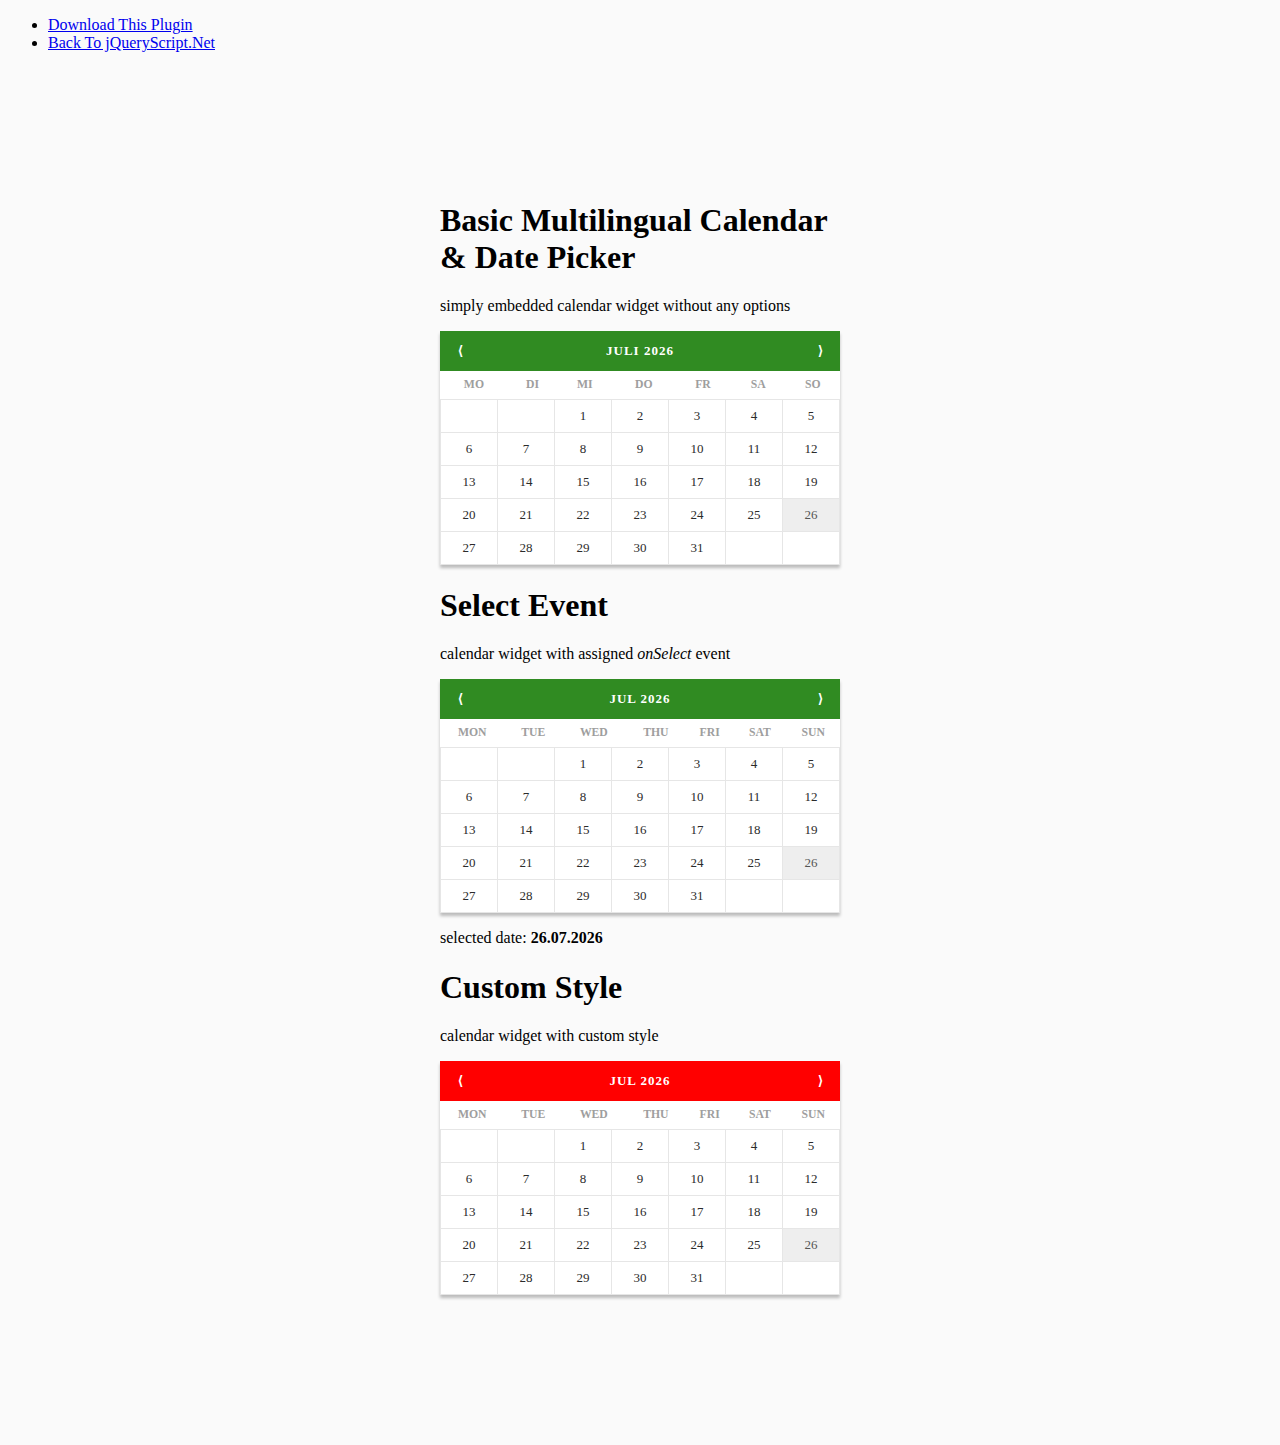
<file: assets/plug/multilingual-calendar-date-picker/index.html>
<!doctype html>
<html>
<head>
<meta charset="utf-8">
<meta http-equiv="X-UA-Compatible" content="IE=edge,chrome=1">
<meta name="viewport" content="width=device-width, initial-scale=1, shrink-to-fit=no">
		<title>Basic Multilingual Calendar & Date Picker Examples</title>
		<link href="https://www.jqueryscript.net/css/jquerysctipttop.css" rel="stylesheet" type="text/css">
		<script src="https://code.jquery.com/jquery-3.3.1.slim.min.js" integrity="sha384-q8i/X+965DzO0rT7abK41JStQIAqVgRVzpbzo5smXKp4YfRvH+8abtTE1Pi6jizo" crossorigin="anonymous"></script>
		<script src="jquery.calendar.js"></script>
		<link rel="stylesheet" href="jquery.calendar.css" />
		<style>
		* {font-family: 'Open Sans';}
		body { background-color: #fafafa; }
		pre {font-family: Courier New;}
		</style>
	</head>
	<body>
		<div id="jquery-script-menu">
<div class="jquery-script-center">
<ul>
<li><a href="https://www.jqueryscript.net/time-clock/multilingual-calendar-date-picker.html">Download This Plugin</a></li>
<li><a href="https://www.jqueryscript.net/">Back To jQueryScript.Net</a></li>
</ul>
<div class="jquery-script-ads"><script type="text/javascript"><!--
google_ad_client = "ca-pub-2783044520727903";
/* jQuery_demo */
google_ad_slot = "2780937993";
google_ad_width = 728;
google_ad_height = 90;
//-->
</script>
<script type="text/javascript"
src="https://pagead2.googlesyndication.com/pagead/show_ads.js">
</script></div>
<div class="jquery-script-clear"></div>
</div>
</div>
		<section style="max-width:400px;margin:150px auto;">
			<h1>Basic Multilingual Calendar & Date Picker</h1>
			<p>simply embedded calendar widget without any options</p>
			<div id="pnlSimpleCalendar" style="width:100%;"></div>
			<script>
			$(function () {
				$('#pnlSimpleCalendar').calendar();
			});
			</script>
			<h1>Select Event</h1>
			<p>calendar widget with assigned <i>onSelect</i> event</p>
			<div id="pnlEventCalendar" style="width:100%;"></div>
			<p>selected date: <b><span id="lblEventCalendar">[date]</span></b></p>
			<script>
			$(function () {
				$('#pnlEventCalendar').calendar({months: ['Jan', 'Feb', 'Mar', 'Apr', 'May', 'Jun', 'Jul', 'Aug', 'Sep', 'Oct', 'Nov', 'Dec'],
					days: ['Mon', 'Tue', 'Wed', 'Thu', 'Fri', 'Sat', 'Sun'],onSelect: function (event) {
					$('#lblEventCalendar').text(event.label);
				}});
			});
			</script>
			<h1>Custom Style</h1>
			<p>calendar widget with custom style</p>
			<div id="pnlStyleContainer" style="width:100%;"></div>
			<script>
			$(function () {
				$('#pnlStyleContainer').calendar({
					color: '#ff0000',
					months: ['Jan', 'Feb', 'Mar', 'Apr', 'May', 'Jun', 'Jul', 'Aug', 'Sep', 'Oct', 'Nov', 'Dec'],
					days: ['Mon', 'Tue', 'Wed', 'Thu', 'Fri', 'Sat', 'Sun']
				});
			});
			</script>
		</section>
	</body>
	<script type="text/javascript">

  var _gaq = _gaq || [];
  _gaq.push(['_setAccount', 'UA-36251023-1']);
  _gaq.push(['_setDomainName', 'jqueryscript.net']);
  _gaq.push(['_trackPageview']);

  (function() {
    var ga = document.createElement('script'); ga.type = 'text/javascript'; ga.async = true;
    ga.src = ('https:' == document.location.protocol ? 'https://ssl' : 'http://www') + '.google-analytics.com/ga.js';
    var s = document.getElementsByTagName('script')[0]; s.parentNode.insertBefore(ga, s);
  })();

</script>
</html>
</file>
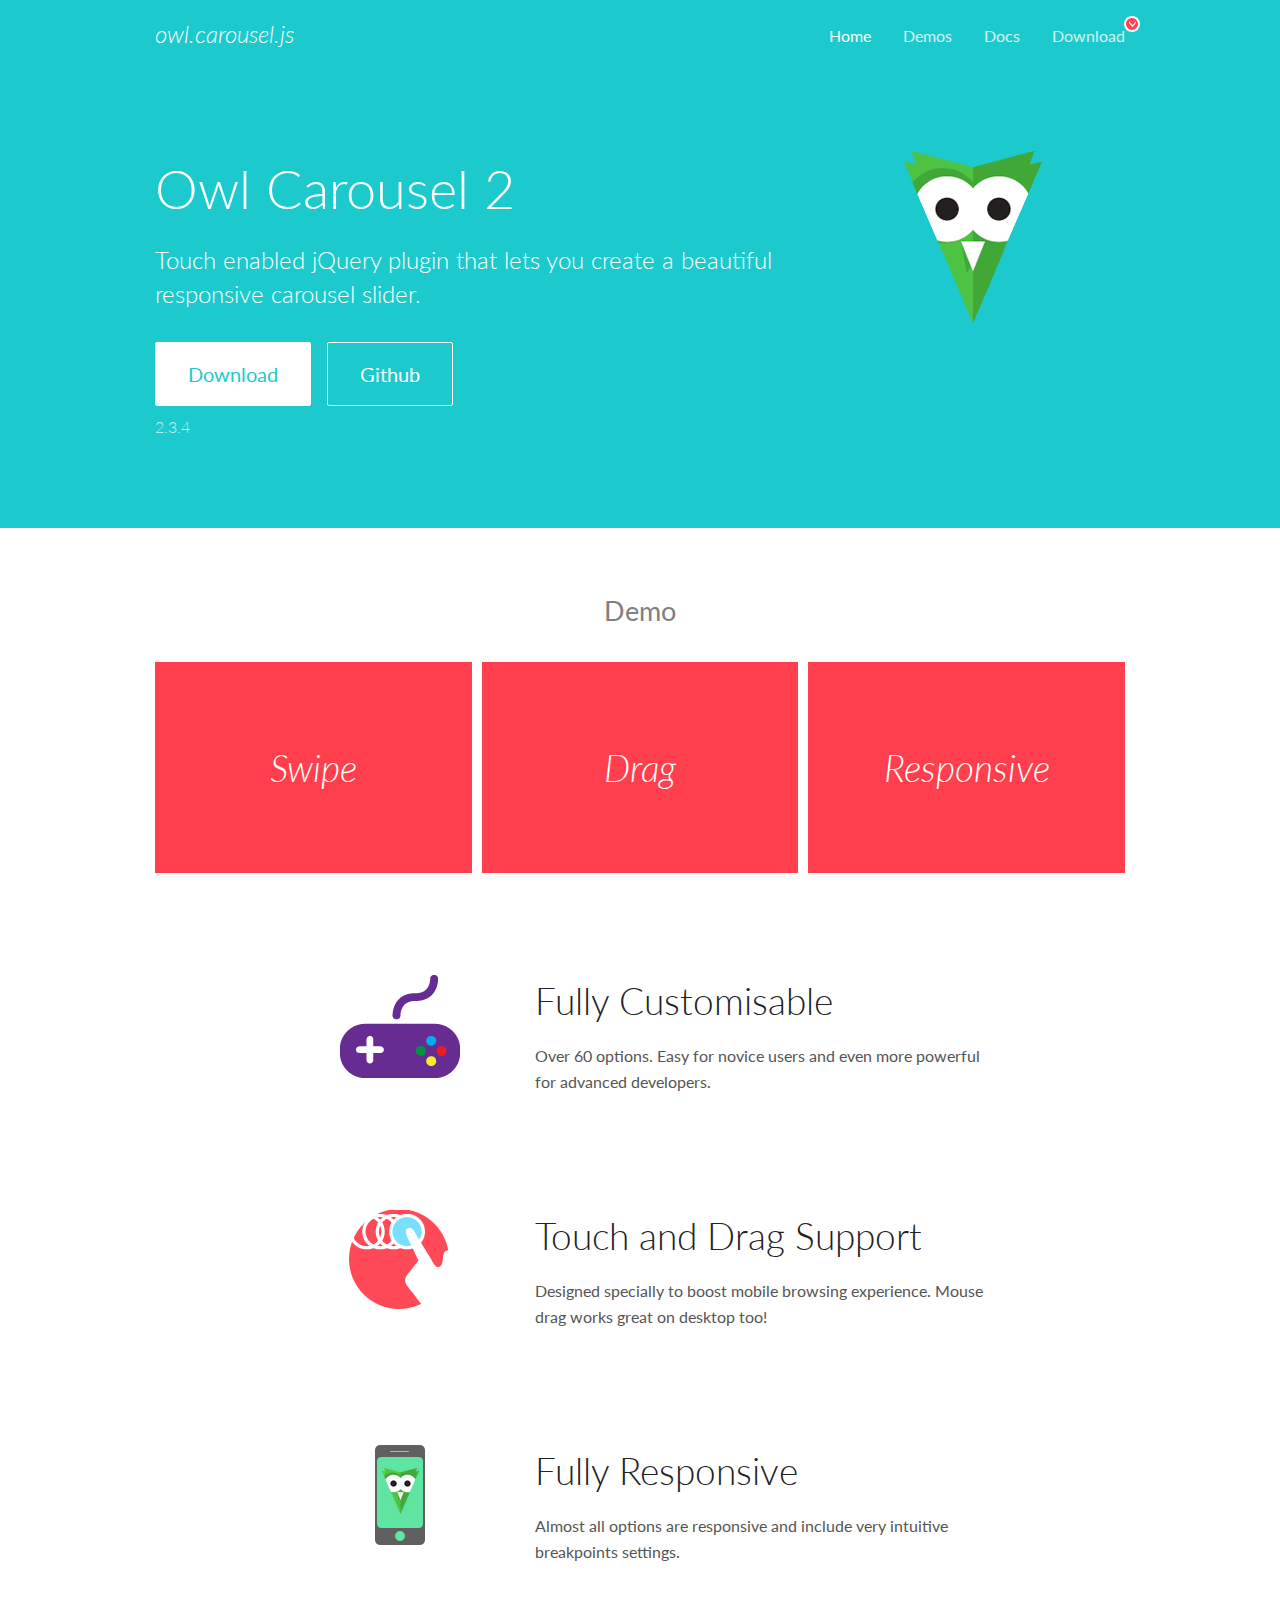
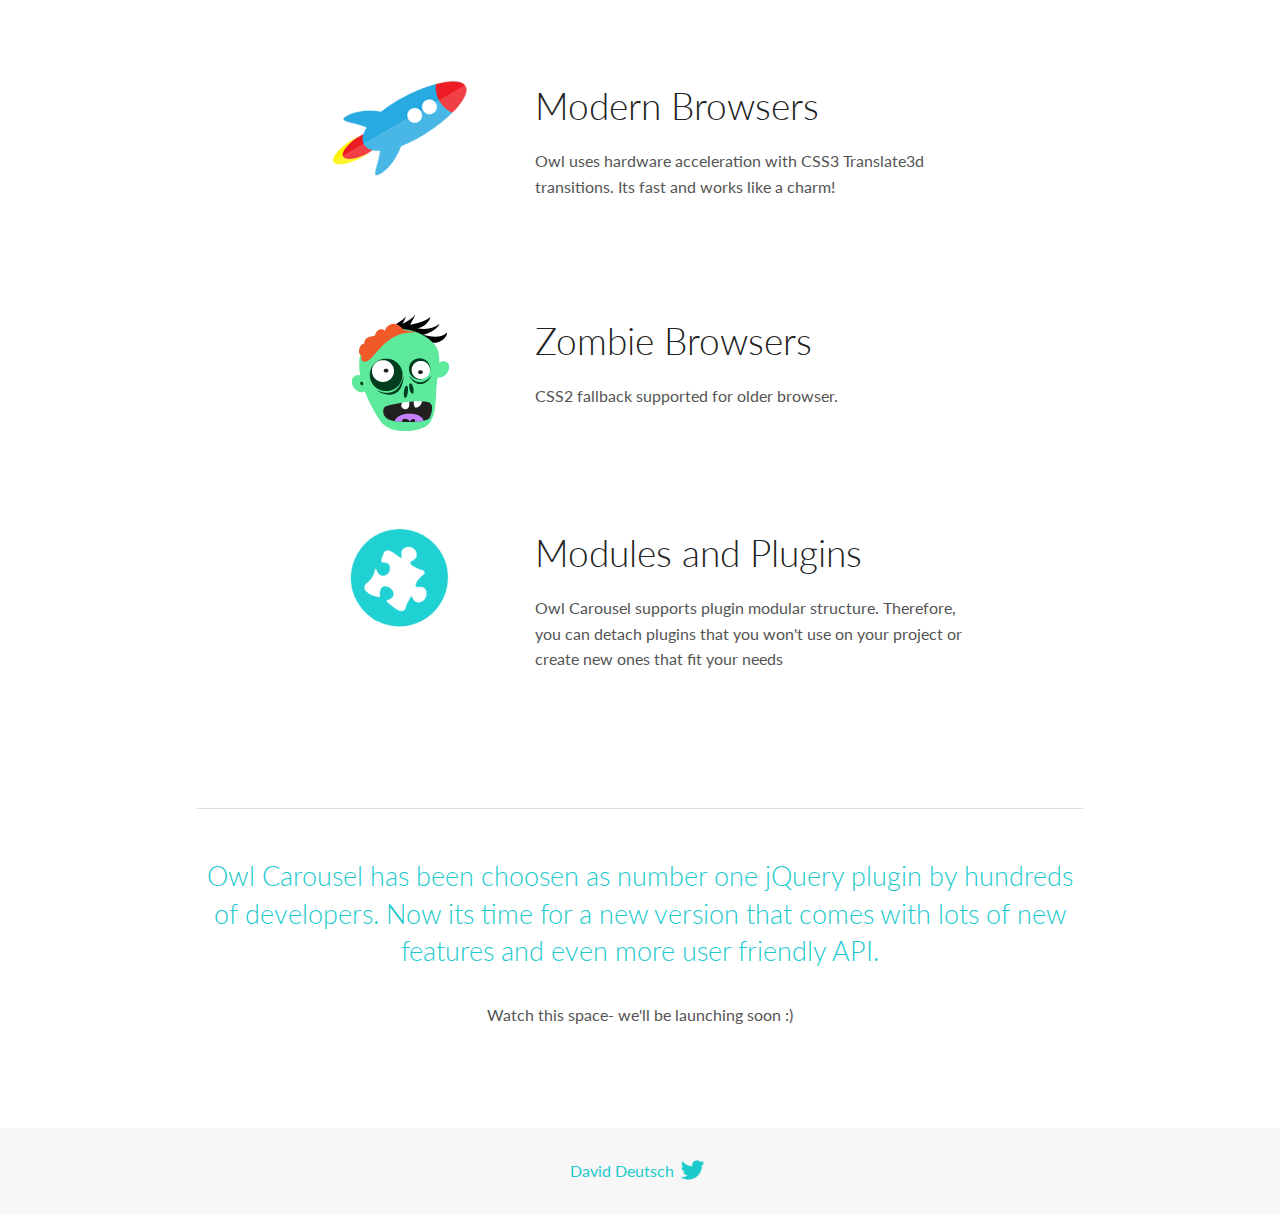
<file: assets/plug/OwlCarousel2-2.3.4/docs/index.html>
<!DOCTYPE html>
<html lang="en">
  <head>

    <!-- head -->
    <meta charset="utf-8">
    <meta name="msapplication-tap-highlight" content="no" />
    <meta name="viewport" content="width=device-width, initial-scale=1.0" />
    <meta name="description" content="Touch enabled jQuery plugin that lets you create beautiful responsive carousel slider.">
    <meta name="author" content="David Deutsch">
    <title>
      Home | Owl Carousel | 2.3.4
    </title>

    <!-- Stylesheets -->
    <link href='https://fonts.googleapis.com/css?family=Lato:300,400,700,400italic,300italic' rel='stylesheet' type='text/css'>
    <link rel="stylesheet" href="assets/css/docs.theme.min.css">

    <!-- Owl Stylesheets -->
    <link rel="stylesheet" href="assets/owlcarousel/assets/owl.carousel.min.css">
    <link rel="stylesheet" href="assets/owlcarousel/assets/owl.theme.default.min.css">

    <!-- HTML5 shim and Respond.js IE8 support of HTML5 elements and media queries -->

    <!--[if lt IE 9]>
      <script src="https://oss.maxcdn.com/libs/html5shiv/3.7.0/html5shiv.js"></script>
      <script src="https://oss.maxcdn.com/libs/respond.js/1.3.0/respond.min.js"></script>
    <![endif]-->

    <!-- Favicons -->
    <link rel="apple-touch-icon-precomposed" sizes="144x144" href="assets/ico/apple-touch-icon-144-precomposed.png">
    <link rel="shortcut icon" href="assets/ico/favicon.png">
    <link rel="shortcut icon" href="favicon.ico">

    <!-- Yeah i know js should not be in header. Its required for demos.-->

    <!-- javascript -->
    <script src="assets/vendors/jquery.min.js"></script>
    <script src="assets/owlcarousel/owl.carousel.js"></script>
  </head>
  <body>

    <!-- header -->
    <header class="header">
      <div class="row">
        <div class="large-12 columns">
          <div class="brand left">
            <h3>
              <a href="/OwlCarousel2/">owl.carousel.js</a> 
            </h3>
          </div>
          <a id="toggle-nav" class="right">
            <span></span> <span></span> <span></span> 
          </a> 
          <div class="nav-bar">
            <ul class="clearfix">
              <li class="active">
                <a href="/OwlCarousel2/index.html">Home</a> 
              </li>
              <li> <a href="/OwlCarousel2/demos/demos.html">Demos</a>  </li>
              <li> <a href="/OwlCarousel2/docs/started-welcome.html">Docs</a>  </li>
              <li>
                <a href="https://github.com/OwlCarousel2/OwlCarousel2/archive/2.3.4.zip">Download</a> 
                <span class="download"></span> 
              </li>
            </ul>
          </div>
        </div>
      </div>
    </header>

    <!-- home panel -->
    <section id="hero">
      <div class="row">
        <div class="large-8 medium-8 columns">
          <h1>Owl Carousel 2</h1>
          <h4>Touch enabled jQuery plugin that lets you create a beautiful responsive carousel slider.</h4>
          <a href="https://github.com/OwlCarousel2/OwlCarousel2/archive/2.3.4.zip" class="hero-button">Download</a> 
          <a href="https://github.com/OwlCarousel2/OwlCarousel2" class="hero-button outline">Github</a> 
          <p>2.3.4</p>
        </div>
        <div class="large-4 medium-4 columns">
          <img class="owl-logo" src="assets/img/owl-logo.png" alt="mr. Owl">
        </div>
      </div>
    </section>

    <!-- body -->
    <div class="home-demo">
      <div class="row">
        <div class="large-12 columns">
          <h3>Demo</h3>
          <div class="owl-carousel">
            <div class="item">
              <h2>Swipe</h2>
            </div>
            <div class="item">
              <h2>Drag</h2>
            </div>
            <div class="item">
              <h2>Responsive</h2>
            </div>
            <div class="item">
              <h2>CSS3</h2>
            </div>
            <div class="item">
              <h2>Fast</h2>
            </div>
            <div class="item">
              <h2>Easy</h2>
            </div>
            <div class="item">
              <h2>Free</h2>
            </div>
            <div class="item">
              <h2>Upgradable</h2>
            </div>
            <div class="item">
              <h2>Tons of options</h2>
            </div>
            <div class="item">
              <h2>Infinity</h2>
            </div>
            <div class="item">
              <h2>Auto Width</h2>
            </div>
          </div>
        </div>
      </div>
    </div>
    <script>
      var owl = $('.owl-carousel');
      owl.owlCarousel({
        margin: 10,
        loop: true,
        responsive: {
          0: {
            items: 1
          },
          600: {
            items: 2
          },
          1000: {
            items: 3
          }
        }
      })
    </script>

    <!-- features -->
    <div id="features">
      <div class="row">
        <div class="small-12 medium-9 small-centered columns">
          <section class="row feature">
            <div class="medium-4 small-12 columns">
              <img src="assets/img/feature-options.png" alt="">
            </div>
            <div class="medium-8 small-12 columns">
              <h2>Fully Customisable</h2>
              <p>Over 60 options. Easy for novice users and even more powerful for advanced developers.</p>
            </div>
          </section>
          <section class="row feature">
            <div class="medium-4 small-12 columns">
              <img src="assets/img/feature-drag.png" alt="">
            </div>
            <div class="medium-8 small-12 columns">
              <h2>Touch and Drag Support</h2>
              <p>Designed specially to boost mobile browsing experience. Mouse drag works great on desktop too!</p>
            </div>
          </section>
          <section class="row feature">
            <div class="medium-4 small-12 columns">
              <img src="assets/img/feature-responsive.png" alt="">
            </div>
            <div class="medium-8 small-12 columns">
              <h2>Fully Responsive</h2>
              <p>Almost all options are responsive and include very intuitive breakpoints settings.</p>
            </div>
          </section>
          <section class="row feature">
            <div class="medium-4 small-12 columns">
              <img src="assets/img/feature-modern.png" alt="">
            </div>
            <div class="medium-8 small-12 columns">
              <h2>Modern Browsers</h2>
              <p>Owl uses hardware acceleration with CSS3 Translate3d transitions. Its fast and works like a charm! </p>
            </div>
          </section>
          <section class="row feature">
            <div class="medium-4 small-12 columns">
              <img src="assets/img/feature-zombie.png" alt="">
            </div>
            <div class="medium-8 small-12 columns">
              <h2>Zombie Browsers</h2>
              <p>CSS2 fallback supported for older browser.</p>
            </div>
          </section>
          <section class="row feature">
            <div class="medium-4 small-12 columns">
              <img src="assets/img/feature-module.png" alt="">
            </div>
            <div class="medium-8 small-12 columns">
              <h2>Modules and Plugins</h2>
              <p>Owl Carousel supports plugin modular structure. Therefore, you can detach plugins that you won&#x27;t use on your project or create new ones that fit your needs</p>
            </div>
          </section>
        </div>
      </div>
    </div>

    <!-- footer -->
    <section id="teaser-text">
      <div class="row">
        <div class="small-12 medium-11 small-centered columns">
          <hr>
          <h3 id="owl-carousel-has-been-choosen-as-number-one-jquery-plugin-by-hundreds-of-developers-now-its-time-for-a-new-version-that-comes-with-lots-of-new-features-and-even-more-user-friendly-api-">Owl Carousel has been choosen as number one jQuery plugin by hundreds of developers. Now its time for a new version that comes with lots of new features and even more user friendly API.</h3>
          <p>Watch this space- we&#39;ll be launching soon :)</p>
        </div>
      </div>
    </section>

    <!-- footer -->
    <footer class="footer">
      <div class="row">
        <div class="large-12 columns">
          <h5>
            <a href="/OwlCarousel2/docs/support-contact.html">David Deutsch</a> 
            <a id="custom-tweet-button" href="https://twitter.com/share?url=https://github.com/OwlCarousel2/OwlCarousel2&text=Owl Carousel - This is so awesome! " target="_blank"></a> 
          </h5>
        </div>
      </div>
    </footer>

    <!-- vendors -->
    <script src="assets/vendors/highlight.js"></script>
    <script src="assets/js/app.js"></script>
  </body>
</html>
</file>
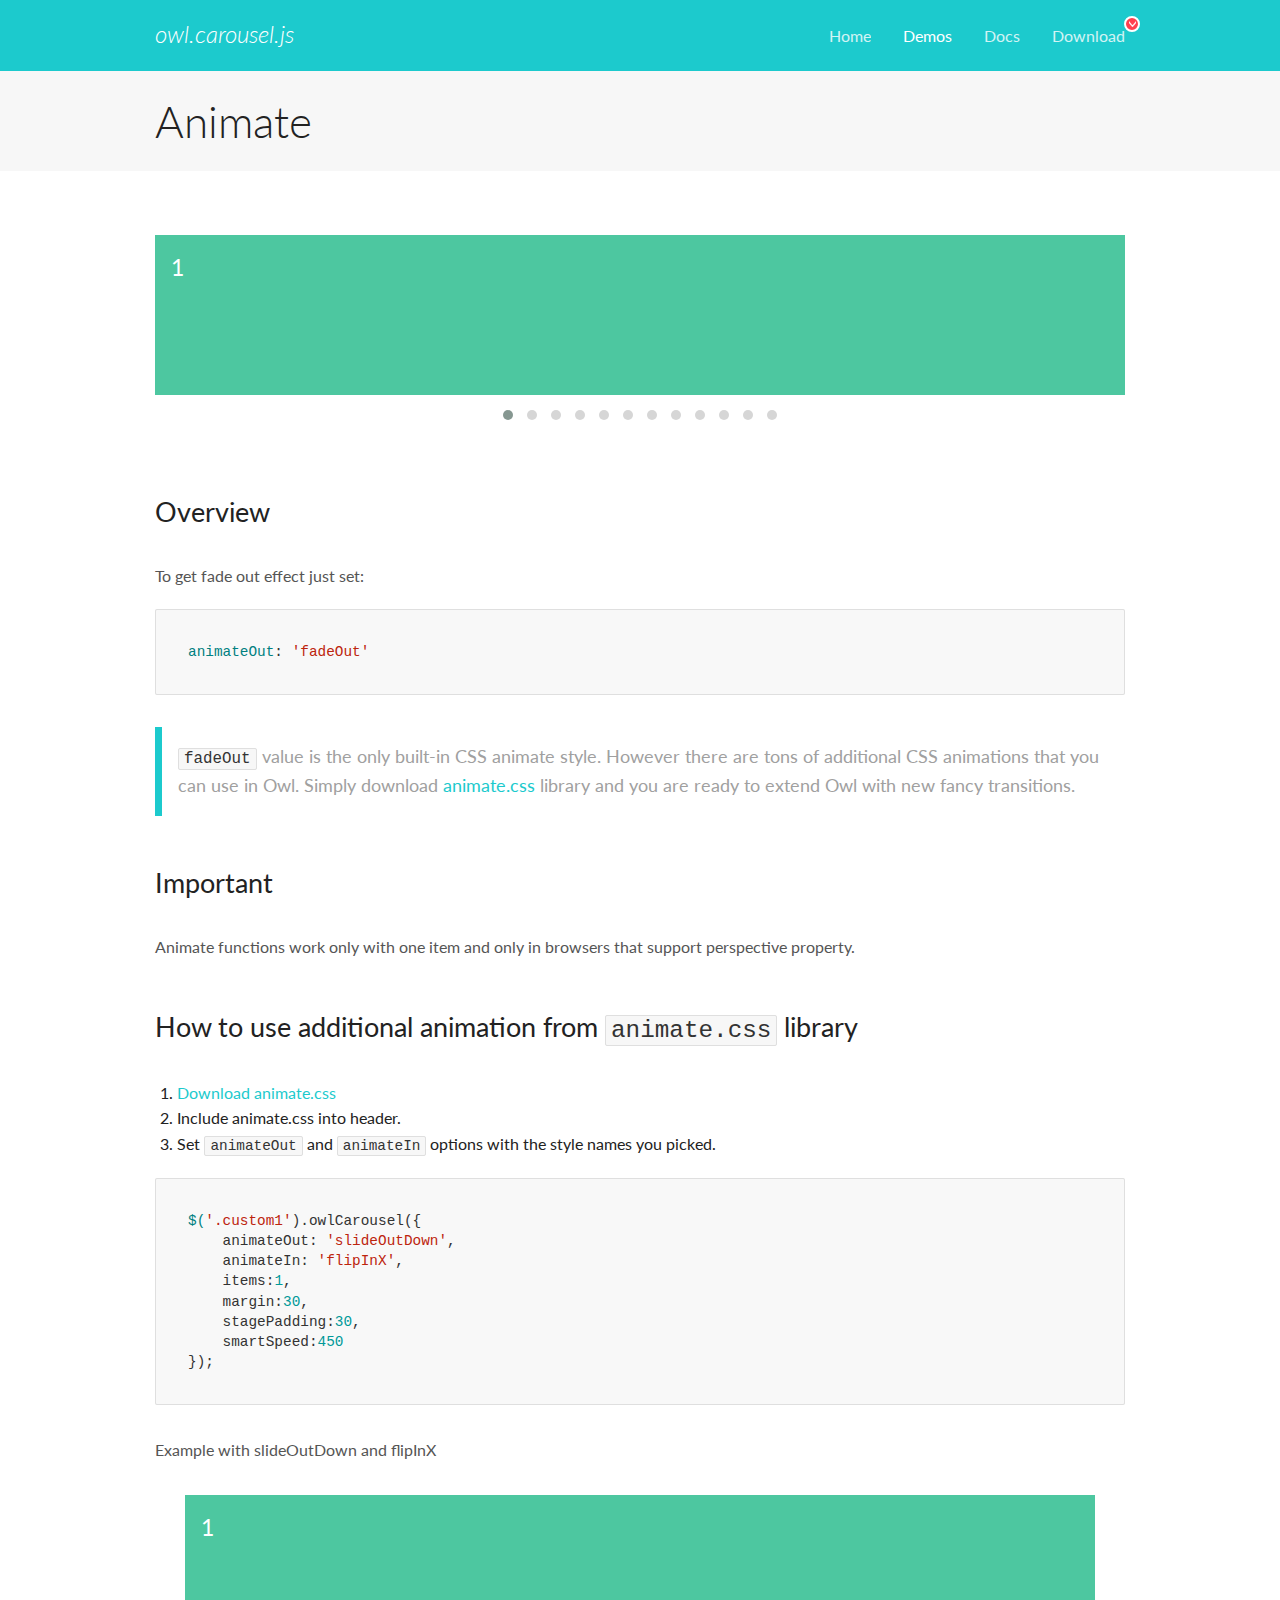
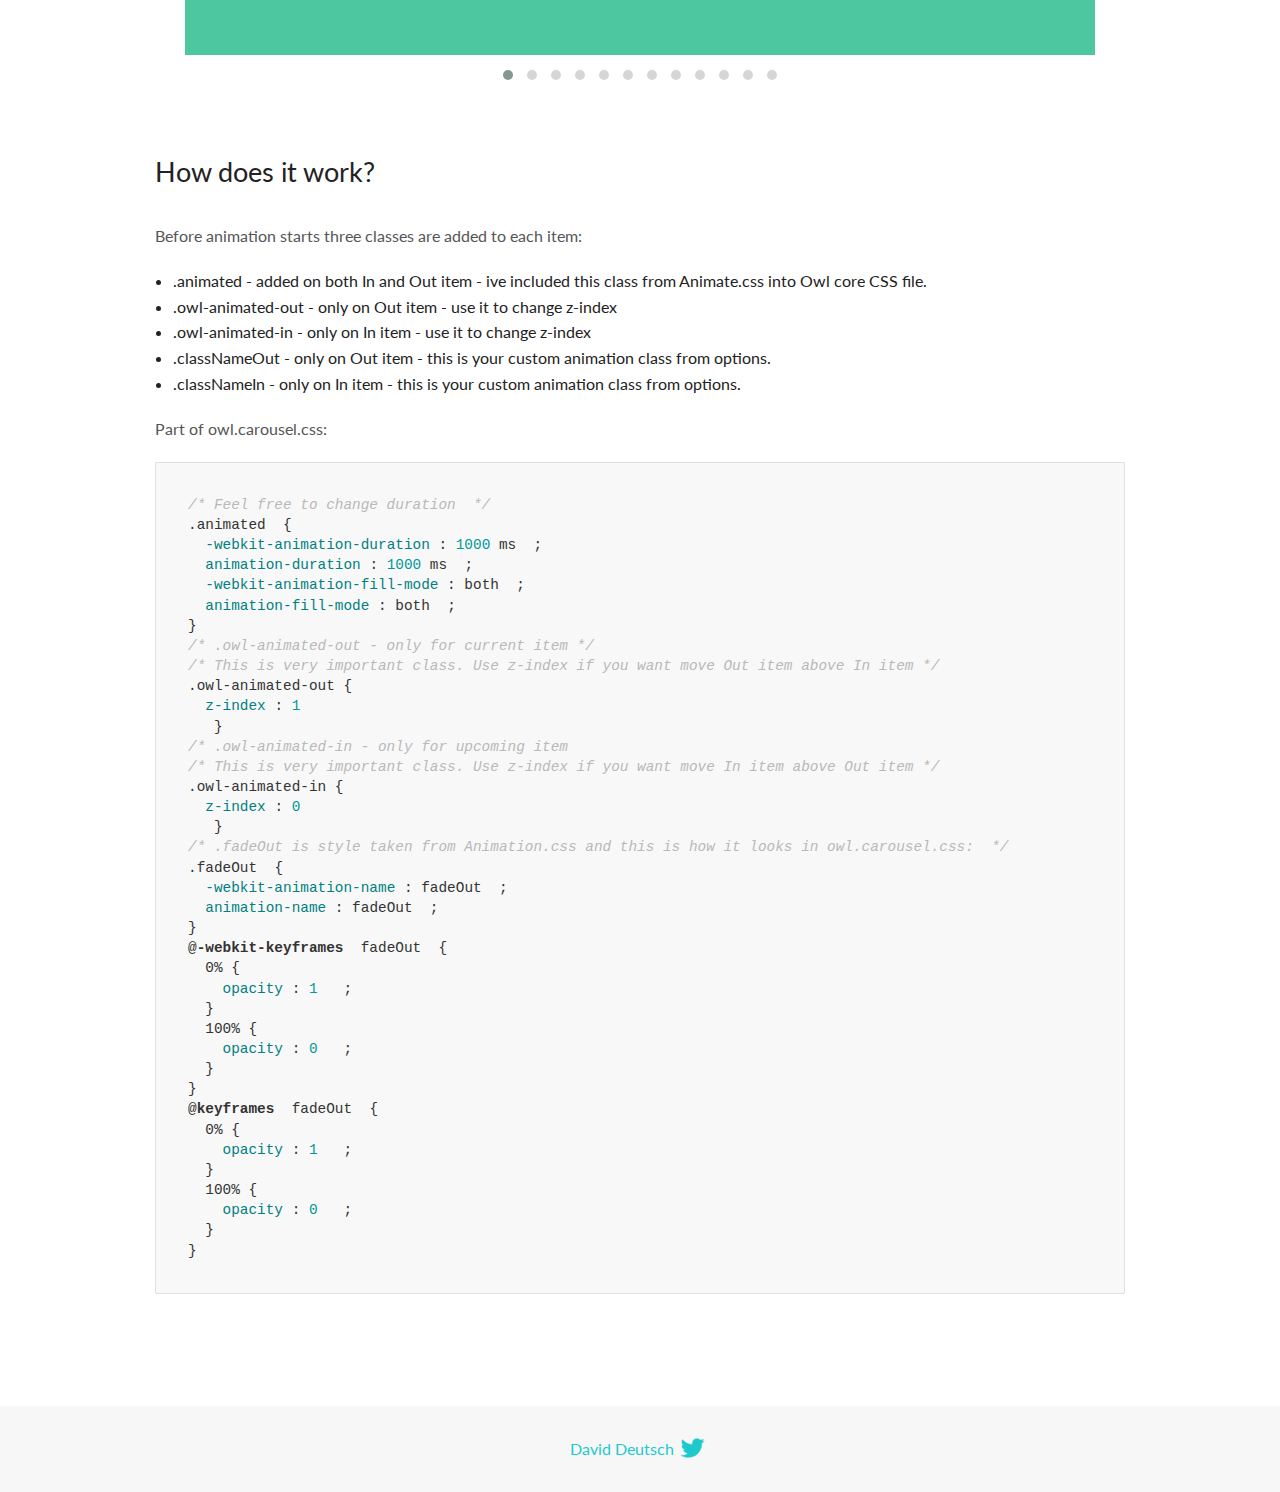
<file: assets/plug/OwlCarousel2-2.3.4/docs/demos/animate.html>
<!DOCTYPE html>
<html lang="en">
  <head>

    <!-- head -->
    <meta charset="utf-8">
    <meta name="msapplication-tap-highlight" content="no" />
    <meta name="viewport" content="width=device-width, initial-scale=1.0" />
    <meta name="description" content="Animate carousel">
    <meta name="author" content="David Deutsch">
    <title>
      Animate Demo | Owl Carousel | 2.3.4
    </title>

    <!-- Stylesheets -->
    <link href='https://fonts.googleapis.com/css?family=Lato:300,400,700,400italic,300italic' rel='stylesheet' type='text/css'>
    <link rel="stylesheet" href="../assets/css/docs.theme.min.css">

    <!-- Owl Stylesheets -->
    <link rel="stylesheet" href="../assets/owlcarousel/assets/owl.carousel.min.css">
    <link rel="stylesheet" href="../assets/owlcarousel/assets/owl.theme.default.min.css">

    <!-- HTML5 shim and Respond.js IE8 support of HTML5 elements and media queries -->

    <!--[if lt IE 9]>
      <script src="https://oss.maxcdn.com/libs/html5shiv/3.7.0/html5shiv.js"></script>
      <script src="https://oss.maxcdn.com/libs/respond.js/1.3.0/respond.min.js"></script>
    <![endif]-->

    <!-- Favicons -->
    <link rel="apple-touch-icon-precomposed" sizes="144x144" href="../assets/ico/apple-touch-icon-144-precomposed.png">
    <link rel="shortcut icon" href="../assets/ico/favicon.png">
    <link rel="shortcut icon" href="favicon.ico">

    <!-- Yeah i know js should not be in header. Its required for demos.-->

    <!-- javascript -->
    <script src="../assets/vendors/jquery.min.js"></script>
    <script src="../assets/owlcarousel/owl.carousel.js"></script>
  </head>
  <body>

    <!-- header -->
    <header class="header">
      <div class="row">
        <div class="large-12 columns">
          <div class="brand left">
            <h3>
              <a href="/OwlCarousel2/">owl.carousel.js</a> 
            </h3>
          </div>
          <a id="toggle-nav" class="right">
            <span></span> <span></span> <span></span> 
          </a> 
          <div class="nav-bar">
            <ul class="clearfix">
              <li> <a href="/OwlCarousel2/index.html">Home</a>  </li>
              <li class="active">
                <a href="/OwlCarousel2/demos/demos.html">Demos</a> 
              </li>
              <li> <a href="/OwlCarousel2/docs/started-welcome.html">Docs</a>  </li>
              <li>
                <a href="https://github.com/OwlCarousel2/OwlCarousel2/archive/2.3.4.zip">Download</a> 
                <span class="download"></span> 
              </li>
            </ul>
          </div>
        </div>
      </div>
    </header>

    <!-- title -->
    <section class="title">
      <div class="row">
        <div class="large-12 columns">
          <h1>Animate</h1>
        </div>
      </div>
    </section>

    <!--  Demos -->
    <section id="demos">
      <div class="row">
        <div class="large-12 columns">
          <div class="fadeOut owl-carousel owl-theme">
            <div class="item">
              <h4>1</h4>
            </div>
            <div class="item">
              <h4>2</h4>
            </div>
            <div class="item">
              <h4>3</h4>
            </div>
            <div class="item">
              <h4>4</h4>
            </div>
            <div class="item">
              <h4>5</h4>
            </div>
            <div class="item">
              <h4>6</h4>
            </div>
            <div class="item">
              <h4>7</h4>
            </div>
            <div class="item">
              <h4>8</h4>
            </div>
            <div class="item">
              <h4>9</h4>
            </div>
            <div class="item">
              <h4>10</h4>
            </div>
            <div class="item">
              <h4>11</h4>
            </div>
            <div class="item">
              <h4>12</h4>
            </div>
          </div>
          <h3 id="overview">Overview</h3>
          <p>To get fade out effect just set:</p>
          <pre><code>animateOut: &#39;fadeOut&#39;</code></pre>
          <blockquote>
            <p><code>fadeOut</code> value is the only built-in CSS animate style. However there are tons of additional CSS animations that you can use in Owl. Simply download
              <a href="https://daneden.github.io/animate.css/">animate.css</a>  library and you are ready to extend Owl with new fancy transitions.</p>
          </blockquote>
          <h3 id="important">Important</h3>
          <p>Animate functions work only with one item and only in browsers that support perspective property.</p>
          <h3 id="how-to-use-additional-animation-from-animate-css-library">How to use additional animation from <code>animate.css</code> library</h3>
          <ol>
            <li> <a href="https://daneden.github.io/animate.css/">Download animate.css</a>  </li>
            <li>Include animate.css into header.</li>
            <li>Set <code>animateOut</code> and <code>animateIn</code> options with the style names you picked.</li>
          </ol>
          <pre><code>$(&#39;.custom1&#39;).owlCarousel({
    animateOut: &#39;slideOutDown&#39;,
    animateIn: &#39;flipInX&#39;,
    items:1,
    margin:30,
    stagePadding:30,
    smartSpeed:450
});</code></pre>
          <p>Example with slideOutDown and flipInX</p>
          <div class="custom1 owl-carousel owl-theme">
            <div class="item">
              <h4>1</h4>
            </div>
            <div class="item">
              <h4>2</h4>
            </div>
            <div class="item">
              <h4>3</h4>
            </div>
            <div class="item">
              <h4>4</h4>
            </div>
            <div class="item">
              <h4>5</h4>
            </div>
            <div class="item">
              <h4>6</h4>
            </div>
            <div class="item">
              <h4>7</h4>
            </div>
            <div class="item">
              <h4>8</h4>
            </div>
            <div class="item">
              <h4>9</h4>
            </div>
            <div class="item">
              <h4>10</h4>
            </div>
            <div class="item">
              <h4>11</h4>
            </div>
            <div class="item">
              <h4>12</h4>
            </div>
          </div>
          <h3 id="how-does-it-work-">How does it work?</h3>
          <p>Before animation starts three classes are added to each item:</p>
          <ul>
            <li>.animated - added on both In and Out item - ive included this class from Animate.css into Owl core CSS file.</li>
            <li>.owl-animated-out - only on Out item - use it to change z-index</li>
            <li>.owl-animated-in - only on In item - use it to change z-index</li>
            <li>.classNameOut - only on Out item - this is your custom animation class from options.</li>
            <li>.classNameIn - only on In item - this is your custom animation class from options.</li>
          </ul>
          <p>Part of owl.carousel.css:</p>
          <pre><code class="language-css"><span class="comment">/* Feel free to change duration  */</span> 
<span class="class">.animated</span>  <span class="rules">{
  <span class="rule"><span class="attribute">-webkit-animation-duration</span> :<span class="value"> <span class="number">1000</span> ms</span> </span> ;
  <span class="rule"><span class="attribute">animation-duration</span> :<span class="value"> <span class="number">1000</span> ms</span> </span> ;
  <span class="rule"><span class="attribute">-webkit-animation-fill-mode</span> :<span class="value"> both</span> </span> ;
  <span class="rule"><span class="attribute">animation-fill-mode</span> :<span class="value"> both</span> </span> ;
<span class="rule">}</span> </span> 
<span class="comment">/* .owl-animated-out - only for current item */</span> 
<span class="comment">/* This is very important class. Use z-index if you want move Out item above In item */</span> 
<span class="class">.owl-animated-out</span> <span class="rules">{
  <span class="rule"><span class="attribute">z-index</span> :<span class="value"> <span class="number">1</span> 
</span> </span> </span> }
<span class="comment">/* .owl-animated-in - only for upcoming item
/* This is very important class. Use z-index if you want move In item above Out item */</span> 
<span class="class">.owl-animated-in</span> <span class="rules">{
  <span class="rule"><span class="attribute">z-index</span> :<span class="value"> <span class="number">0</span> 
</span> </span> </span> }
<span class="comment">/* .fadeOut is style taken from Animation.css and this is how it looks in owl.carousel.css:  */</span> 
<span class="class">.fadeOut</span>  <span class="rules">{
  <span class="rule"><span class="attribute">-webkit-animation-name</span> :<span class="value"> fadeOut</span> </span> ;
  <span class="rule"><span class="attribute">animation-name</span> :<span class="value"> fadeOut</span> </span> ;
<span class="rule">}</span> </span> 
<span class="at_rule">@<span class="keyword">-webkit-keyframes</span>  fadeOut </span> {
  0% <span class="rules">{
    <span class="rule"><span class="attribute">opacity</span> :<span class="value"> <span class="number">1</span> </span> </span> ;
  <span class="rule">}</span> </span> 
  100% <span class="rules">{
    <span class="rule"><span class="attribute">opacity</span> :<span class="value"> <span class="number">0</span> </span> </span> ;
  <span class="rule">}</span> </span> 
}
<span class="at_rule">@<span class="keyword">keyframes</span>  fadeOut </span> {
  0% <span class="rules">{
    <span class="rule"><span class="attribute">opacity</span> :<span class="value"> <span class="number">1</span> </span> </span> ;
  <span class="rule">}</span> </span> 
  100% <span class="rules">{
    <span class="rule"><span class="attribute">opacity</span> :<span class="value"> <span class="number">0</span> </span> </span> ;
  <span class="rule">}</span> </span> 
}</code></pre>
          <link rel="stylesheet" href="../assets/css/animate.css">
          <script>
            jQuery(document).ready(function($) {
              $('.fadeOut').owlCarousel({
                items: 1,
                animateOut: 'fadeOut',
                loop: true,
                margin: 10,
              });
              $('.custom1').owlCarousel({
                animateOut: 'slideOutDown',
                animateIn: 'flipInX',
                items: 1,
                margin: 30,
                stagePadding: 30,
                smartSpeed: 450
              });
            });
          </script>
        </div>
      </div>
    </section>

    <!-- footer -->
    <footer class="footer">
      <div class="row">
        <div class="large-12 columns">
          <h5>
            <a href="/OwlCarousel2/docs/support-contact.html">David Deutsch</a> 
            <a id="custom-tweet-button" href="https://twitter.com/share?url=https://github.com/OwlCarousel2/OwlCarousel2&text=Owl Carousel - This is so awesome! " target="_blank"></a> 
          </h5>
        </div>
      </div>
    </footer>

    <!-- vendors -->
    <script src="../assets/vendors/highlight.js"></script>
    <script src="../assets/js/app.js"></script>
  </body>
</html>
</file>
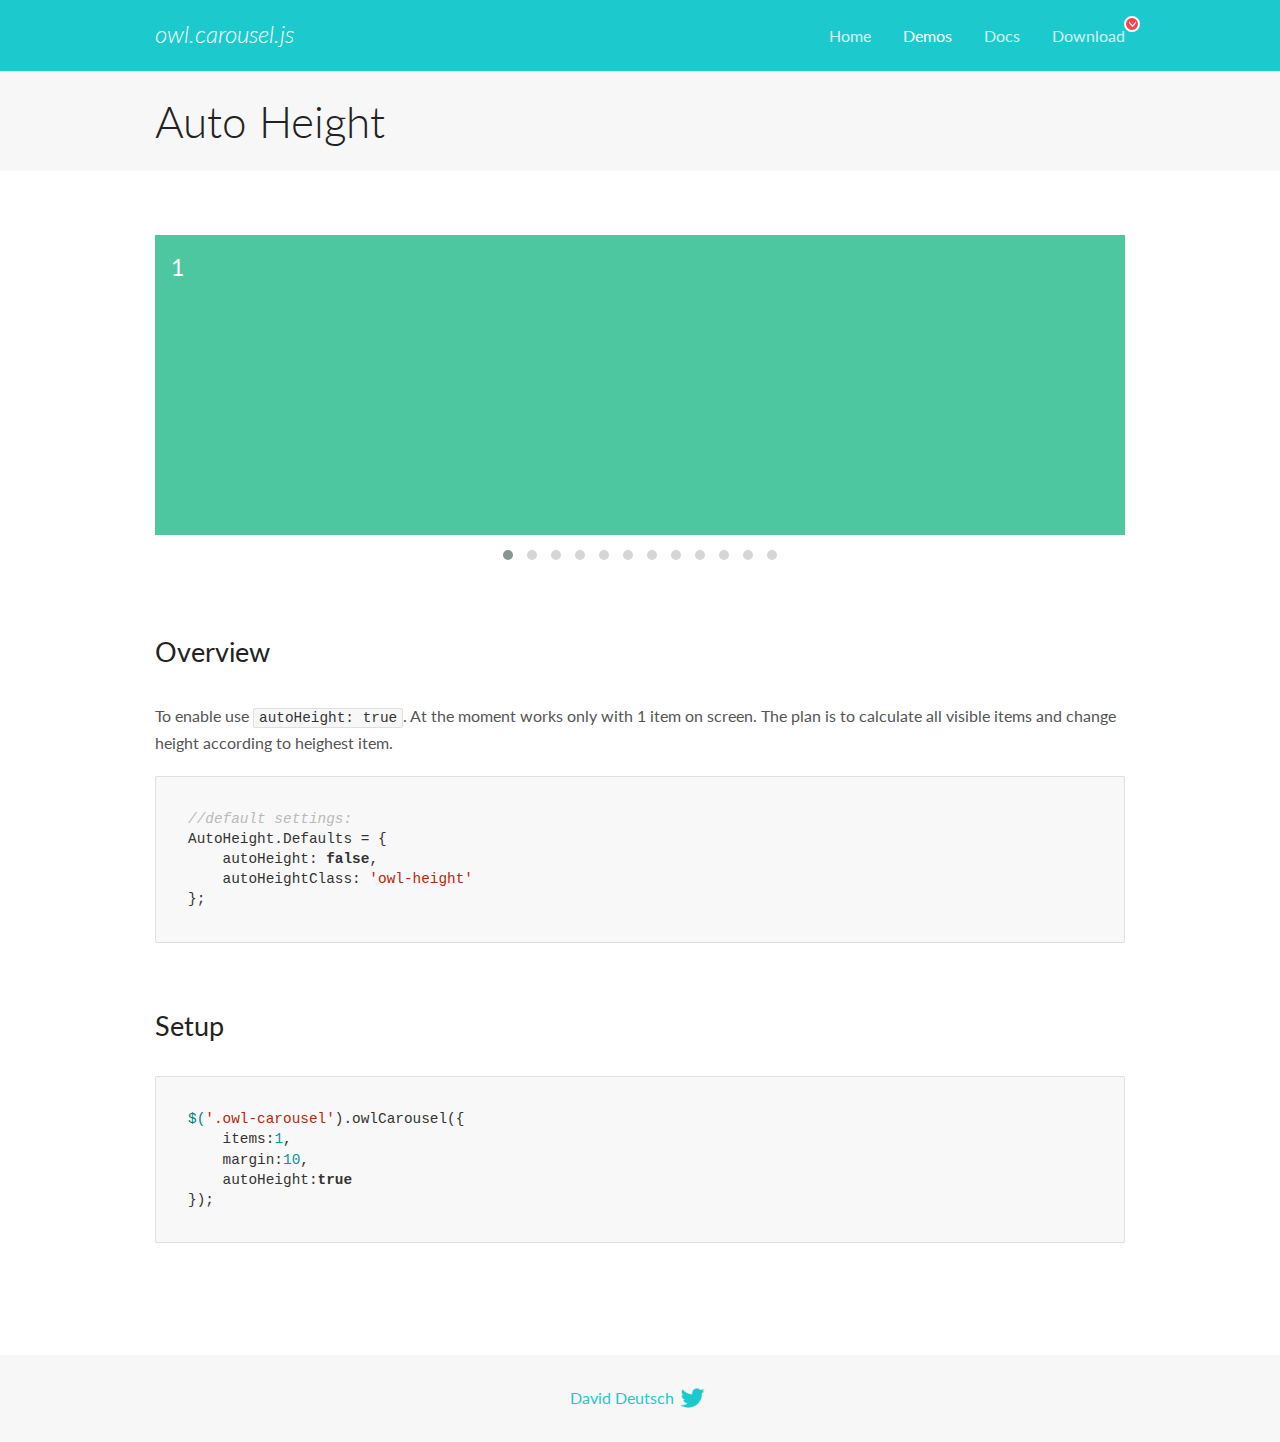
<file: assets/plug/OwlCarousel2-2.3.4/docs/demos/autoheight.html>
<!DOCTYPE html>
<html lang="en">
  <head>

    <!-- head -->
    <meta charset="utf-8">
    <meta name="msapplication-tap-highlight" content="no" />
    <meta name="viewport" content="width=device-width, initial-scale=1.0" />
    <meta name="description" content="autoHeight usage demo">
    <meta name="author" content="David Deutsch">
    <title>
      Auto Height Demo | Owl Carousel | 2.3.4
    </title>

    <!-- Stylesheets -->
    <link href='https://fonts.googleapis.com/css?family=Lato:300,400,700,400italic,300italic' rel='stylesheet' type='text/css'>
    <link rel="stylesheet" href="../assets/css/docs.theme.min.css">

    <!-- Owl Stylesheets -->
    <link rel="stylesheet" href="../assets/owlcarousel/assets/owl.carousel.min.css">
    <link rel="stylesheet" href="../assets/owlcarousel/assets/owl.theme.default.min.css">

    <!-- HTML5 shim and Respond.js IE8 support of HTML5 elements and media queries -->

    <!--[if lt IE 9]>
      <script src="https://oss.maxcdn.com/libs/html5shiv/3.7.0/html5shiv.js"></script>
      <script src="https://oss.maxcdn.com/libs/respond.js/1.3.0/respond.min.js"></script>
    <![endif]-->

    <!-- Favicons -->
    <link rel="apple-touch-icon-precomposed" sizes="144x144" href="../assets/ico/apple-touch-icon-144-precomposed.png">
    <link rel="shortcut icon" href="../assets/ico/favicon.png">
    <link rel="shortcut icon" href="favicon.ico">

    <!-- Yeah i know js should not be in header. Its required for demos.-->

    <!-- javascript -->
    <script src="../assets/vendors/jquery.min.js"></script>
    <script src="../assets/owlcarousel/owl.carousel.js"></script>
  </head>
  <body>

    <!-- header -->
    <header class="header">
      <div class="row">
        <div class="large-12 columns">
          <div class="brand left">
            <h3>
              <a href="/OwlCarousel2/">owl.carousel.js</a> 
            </h3>
          </div>
          <a id="toggle-nav" class="right">
            <span></span> <span></span> <span></span> 
          </a> 
          <div class="nav-bar">
            <ul class="clearfix">
              <li> <a href="/OwlCarousel2/index.html">Home</a>  </li>
              <li class="active">
                <a href="/OwlCarousel2/demos/demos.html">Demos</a> 
              </li>
              <li> <a href="/OwlCarousel2/docs/started-welcome.html">Docs</a>  </li>
              <li>
                <a href="https://github.com/OwlCarousel2/OwlCarousel2/archive/2.3.4.zip">Download</a> 
                <span class="download"></span> 
              </li>
            </ul>
          </div>
        </div>
      </div>
    </header>

    <!-- title -->
    <section class="title">
      <div class="row">
        <div class="large-12 columns">
          <h1>Auto Height</h1>
        </div>
      </div>
    </section>

    <!--  Demos -->
    <section id="demos">
      <div class="row">
        <div class="large-12 columns">
          <div class="owl-carousel owl-theme">
            <div class="item" style="height:300px">
              <h4>1</h4>
            </div>
            <div class="item" style="height:100px">
              <h4>2</h4>
            </div>
            <div class="item" style="height:500px">
              <h4>3</h4>
            </div>
            <div class="item" style="height:250px">
              <h4>4</h4>
            </div>
            <div class="item" style="height:400px">
              <h4>5</h4>
            </div>
            <div class="item" style="height:500px">
              <h4>6</h4>
            </div>
            <div class="item" style="height:600px">
              <h4>7</h4>
            </div>
            <div class="item" style="height:400px">
              <h4>8</h4>
            </div>
            <div class="item" style="height:300px">
              <h4>9</h4>
            </div>
            <div class="item" style="height:350px">
              <h4>10</h4>
            </div>
            <div class="item" style="height:200px">
              <h4>11</h4>
            </div>
            <div class="item" style="height:150px">
              <h4>12</h4>
            </div>
          </div>
          <h3 id="overview">Overview</h3>
          <p>To enable use <code>autoHeight: true</code>. At the moment works only with 1 item on screen. The plan is to calculate all visible items and change height according to heighest item.</p>
          <pre><code>//default settings:
AutoHeight.Defaults = {
    autoHeight: false,
    autoHeightClass: &#39;owl-height&#39;
};</code></pre>
          <h3 id="setup">Setup</h3>
          <pre><code>$(&#39;.owl-carousel&#39;).owlCarousel({
    items:1,
    margin:10,
    autoHeight:true
});</code></pre>
          <script>
            $(document).ready(function() {
              $('.owl-carousel').owlCarousel({
                items: 1,
                margin: 10,
                autoHeight: true
              });
            })
          </script>
        </div>
      </div>
    </section>

    <!-- footer -->
    <footer class="footer">
      <div class="row">
        <div class="large-12 columns">
          <h5>
            <a href="/OwlCarousel2/docs/support-contact.html">David Deutsch</a> 
            <a id="custom-tweet-button" href="https://twitter.com/share?url=https://github.com/OwlCarousel2/OwlCarousel2&text=Owl Carousel - This is so awesome! " target="_blank"></a> 
          </h5>
        </div>
      </div>
    </footer>

    <!-- vendors -->
    <script src="../assets/vendors/highlight.js"></script>
    <script src="../assets/js/app.js"></script>
  </body>
</html>
</file>
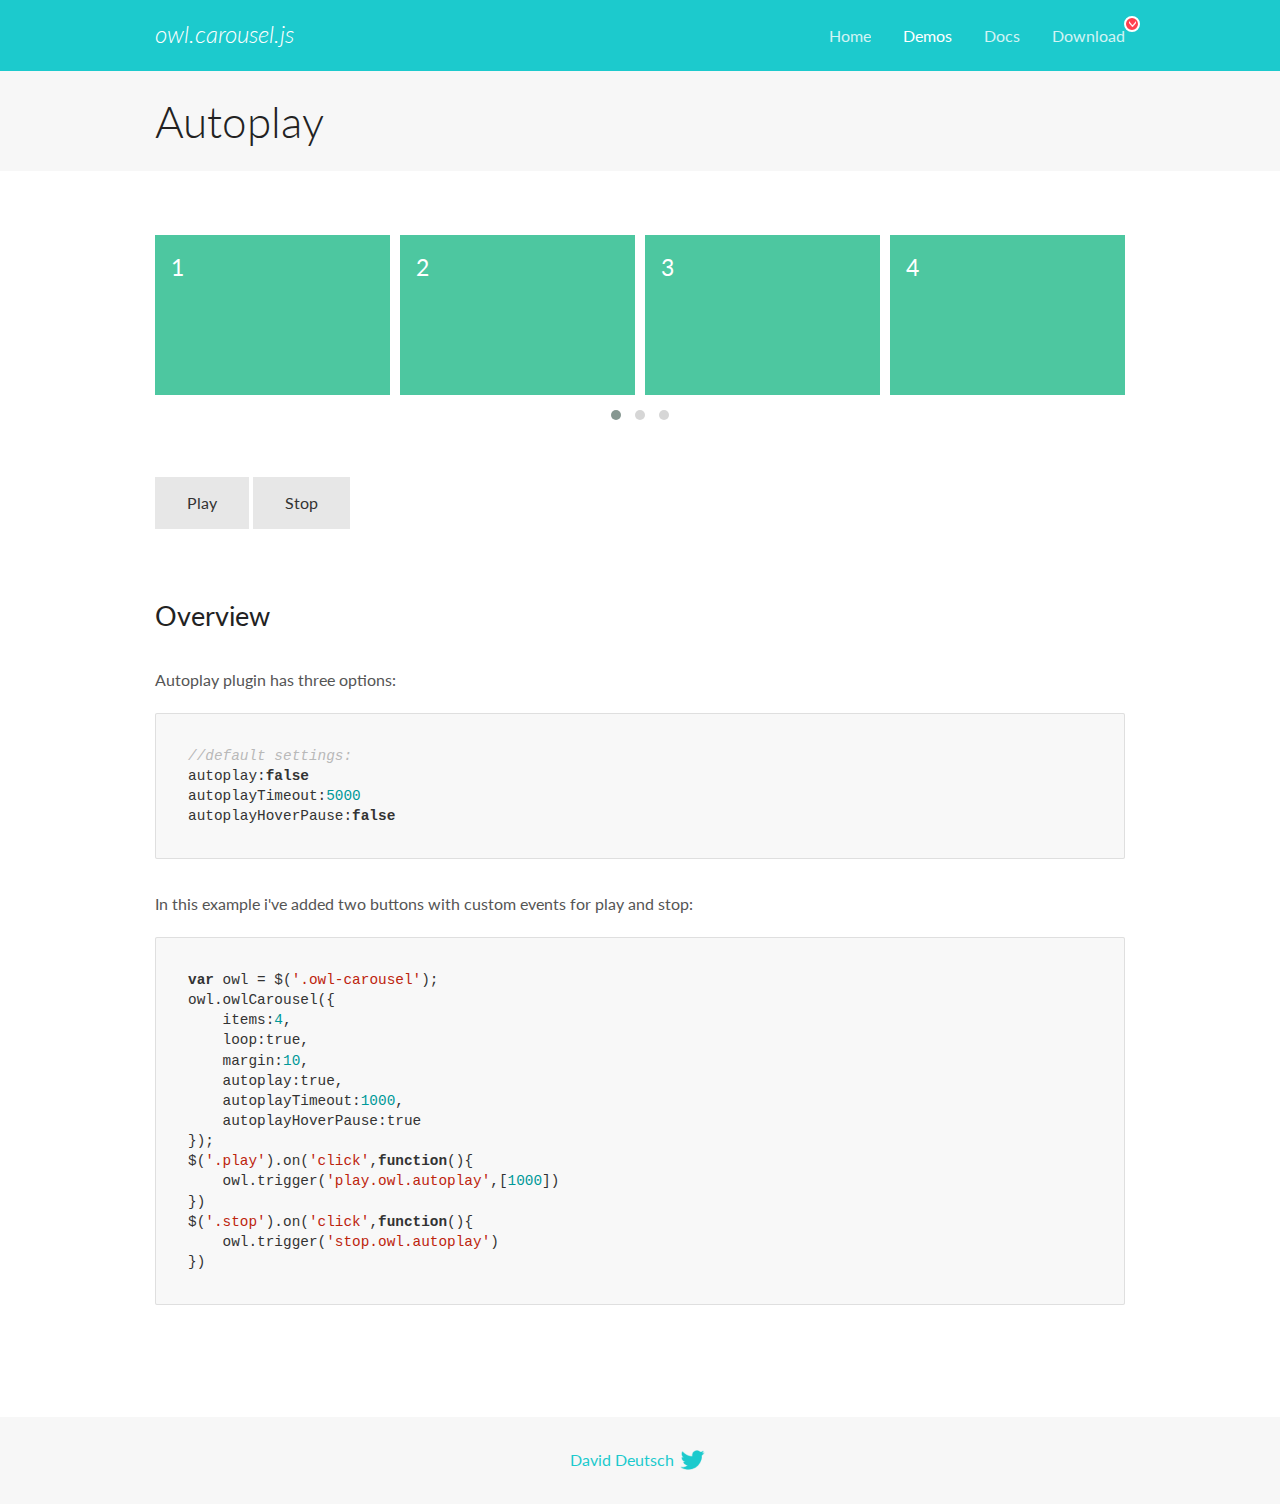
<file: assets/plug/OwlCarousel2-2.3.4/docs/demos/autoplay.html>
<!DOCTYPE html>
<html lang="en">
  <head>

    <!-- head -->
    <meta charset="utf-8">
    <meta name="msapplication-tap-highlight" content="no" />
    <meta name="viewport" content="width=device-width, initial-scale=1.0" />
    <meta name="description" content="Autoplay usage demo">
    <meta name="author" content="David Deutsch">
    <title>
      Autoplay Demo | Owl Carousel | 2.3.4
    </title>

    <!-- Stylesheets -->
    <link href='https://fonts.googleapis.com/css?family=Lato:300,400,700,400italic,300italic' rel='stylesheet' type='text/css'>
    <link rel="stylesheet" href="../assets/css/docs.theme.min.css">

    <!-- Owl Stylesheets -->
    <link rel="stylesheet" href="../assets/owlcarousel/assets/owl.carousel.min.css">
    <link rel="stylesheet" href="../assets/owlcarousel/assets/owl.theme.default.min.css">

    <!-- HTML5 shim and Respond.js IE8 support of HTML5 elements and media queries -->

    <!--[if lt IE 9]>
      <script src="https://oss.maxcdn.com/libs/html5shiv/3.7.0/html5shiv.js"></script>
      <script src="https://oss.maxcdn.com/libs/respond.js/1.3.0/respond.min.js"></script>
    <![endif]-->

    <!-- Favicons -->
    <link rel="apple-touch-icon-precomposed" sizes="144x144" href="../assets/ico/apple-touch-icon-144-precomposed.png">
    <link rel="shortcut icon" href="../assets/ico/favicon.png">
    <link rel="shortcut icon" href="favicon.ico">

    <!-- Yeah i know js should not be in header. Its required for demos.-->

    <!-- javascript -->
    <script src="../assets/vendors/jquery.min.js"></script>
    <script src="../assets/owlcarousel/owl.carousel.js"></script>
  </head>
  <body>

    <!-- header -->
    <header class="header">
      <div class="row">
        <div class="large-12 columns">
          <div class="brand left">
            <h3>
              <a href="/OwlCarousel2/">owl.carousel.js</a> 
            </h3>
          </div>
          <a id="toggle-nav" class="right">
            <span></span> <span></span> <span></span> 
          </a> 
          <div class="nav-bar">
            <ul class="clearfix">
              <li> <a href="/OwlCarousel2/index.html">Home</a>  </li>
              <li class="active">
                <a href="/OwlCarousel2/demos/demos.html">Demos</a> 
              </li>
              <li> <a href="/OwlCarousel2/docs/started-welcome.html">Docs</a>  </li>
              <li>
                <a href="https://github.com/OwlCarousel2/OwlCarousel2/archive/2.3.4.zip">Download</a> 
                <span class="download"></span> 
              </li>
            </ul>
          </div>
        </div>
      </div>
    </header>

    <!-- title -->
    <section class="title">
      <div class="row">
        <div class="large-12 columns">
          <h1>Autoplay</h1>
        </div>
      </div>
    </section>

    <!--  Demos -->
    <section id="demos">
      <div class="row">
        <div class="large-12 columns">
          <div class="owl-carousel owl-theme">
            <div class="item">
              <h4>1</h4>
            </div>
            <div class="item">
              <h4>2</h4>
            </div>
            <div class="item">
              <h4>3</h4>
            </div>
            <div class="item">
              <h4>4</h4>
            </div>
            <div class="item">
              <h4>5</h4>
            </div>
            <div class="item">
              <h4>6</h4>
            </div>
            <div class="item">
              <h4>7</h4>
            </div>
            <div class="item">
              <h4>8</h4>
            </div>
            <div class="item">
              <h4>9</h4>
            </div>
            <div class="item">
              <h4>10</h4>
            </div>
            <div class="item">
              <h4>11</h4>
            </div>
            <div class="item">
              <h4>12</h4>
            </div>
          </div>
          <a class="button secondary play">Play</a> 
          <a class="button secondary stop">Stop</a> 
          <h3 id="overview">Overview</h3>
          <p>Autoplay plugin has three options:</p>
          <pre><code>//default settings:
autoplay:false
autoplayTimeout:5000
autoplayHoverPause:false</code></pre>
          <p>In this example i&#39;ve added two buttons with custom events for play and stop:</p>
          <pre><code>var owl = $(&#39;.owl-carousel&#39;);
owl.owlCarousel({
    items:4,
    loop:true,
    margin:10,
    autoplay:true,
    autoplayTimeout:1000,
    autoplayHoverPause:true
});
$(&#39;.play&#39;).on(&#39;click&#39;,function(){
    owl.trigger(&#39;play.owl.autoplay&#39;,[1000])
})
$(&#39;.stop&#39;).on(&#39;click&#39;,function(){
    owl.trigger(&#39;stop.owl.autoplay&#39;)
})</code></pre>
          <script>
            $(document).ready(function() {
              var owl = $('.owl-carousel');
              owl.owlCarousel({
                items: 4,
                loop: true,
                margin: 10,
                autoplay: true,
                autoplayTimeout: 1000,
                autoplayHoverPause: true
              });
              $('.play').on('click', function() {
                owl.trigger('play.owl.autoplay', [1000])
              })
              $('.stop').on('click', function() {
                owl.trigger('stop.owl.autoplay')
              })
            })
          </script>
        </div>
      </div>
    </section>

    <!-- footer -->
    <footer class="footer">
      <div class="row">
        <div class="large-12 columns">
          <h5>
            <a href="/OwlCarousel2/docs/support-contact.html">David Deutsch</a> 
            <a id="custom-tweet-button" href="https://twitter.com/share?url=https://github.com/OwlCarousel2/OwlCarousel2&text=Owl Carousel - This is so awesome! " target="_blank"></a> 
          </h5>
        </div>
      </div>
    </footer>

    <!-- vendors -->
    <script src="../assets/vendors/highlight.js"></script>
    <script src="../assets/js/app.js"></script>
  </body>
</html>
</file>
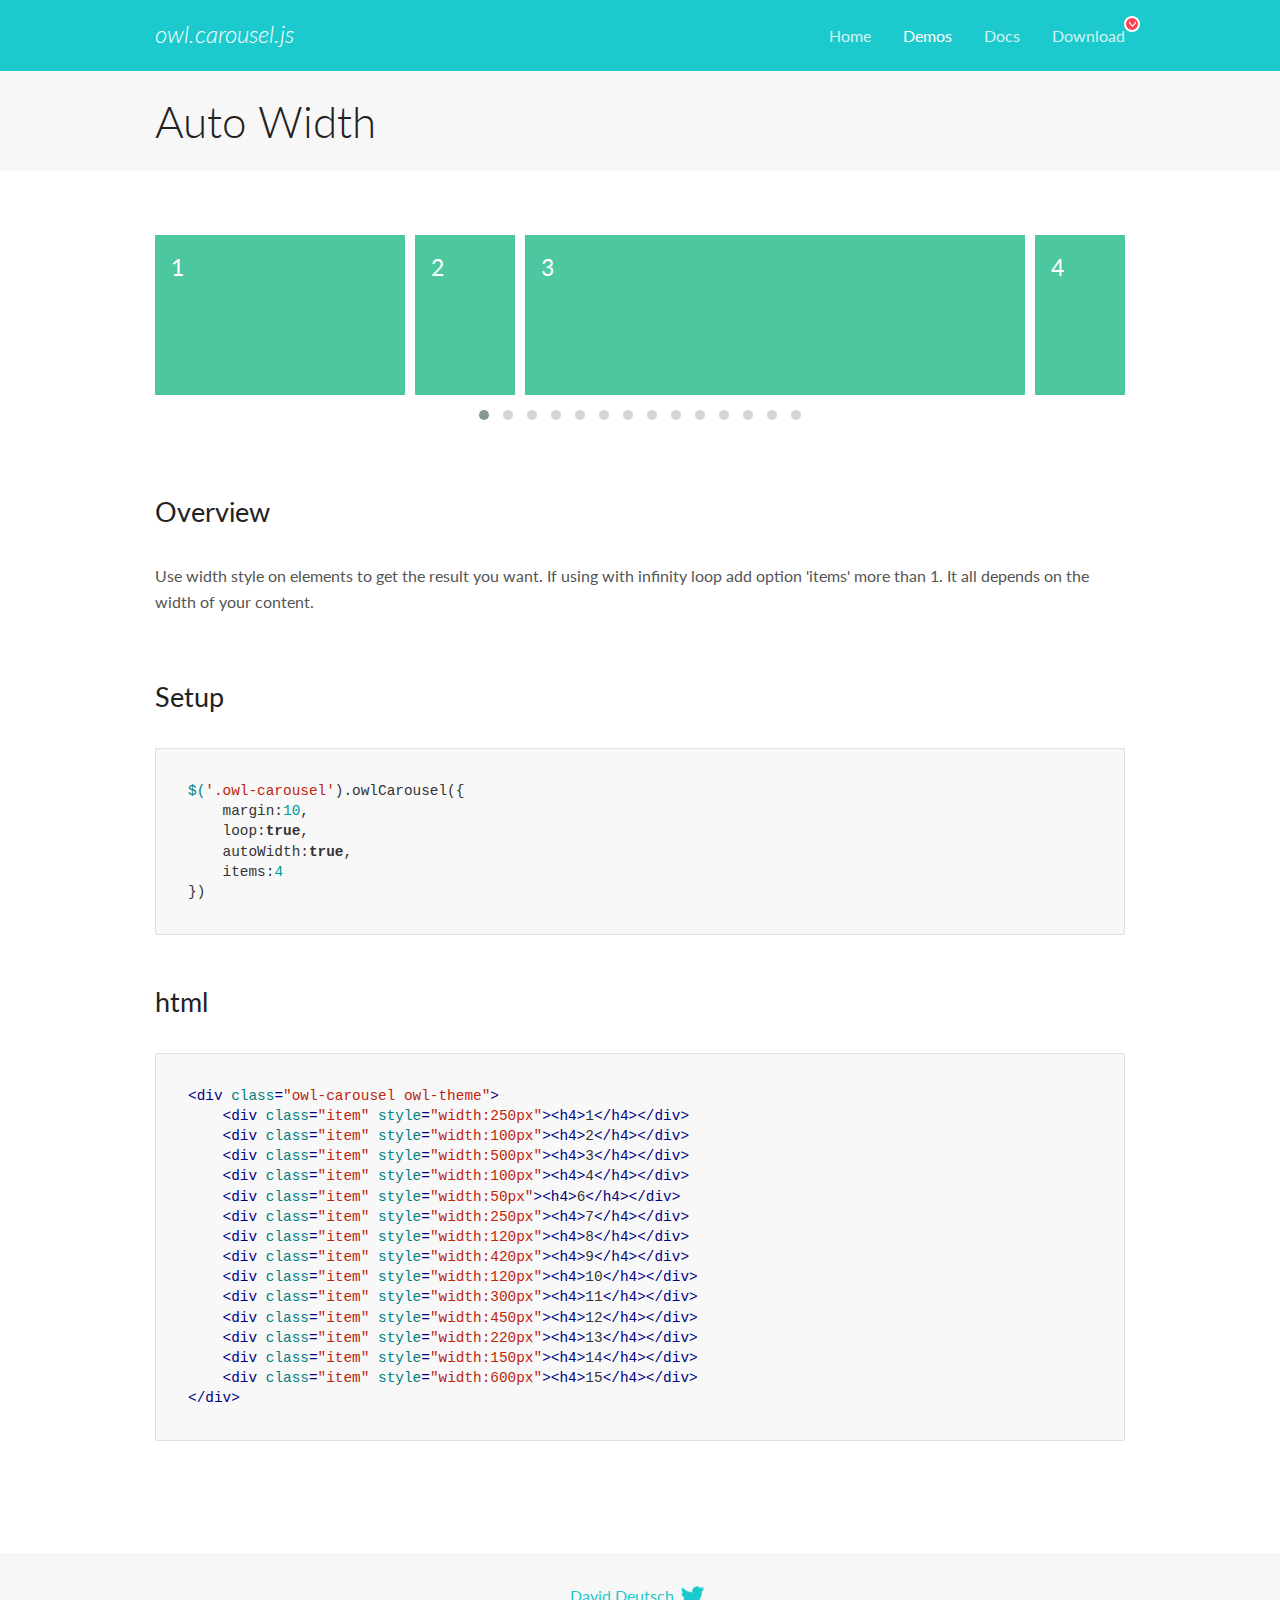
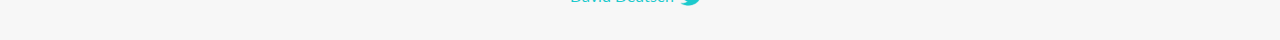
<file: assets/plug/OwlCarousel2-2.3.4/docs/demos/autowidth.html>
<!DOCTYPE html>
<html lang="en">
  <head>

    <!-- head -->
    <meta charset="utf-8">
    <meta name="msapplication-tap-highlight" content="no" />
    <meta name="viewport" content="width=device-width, initial-scale=1.0" />
    <meta name="description" content="Auto Width">
    <meta name="author" content="David Deutsch">
    <title>
      Auto Width Demo | Owl Carousel | 2.3.4
    </title>

    <!-- Stylesheets -->
    <link href='https://fonts.googleapis.com/css?family=Lato:300,400,700,400italic,300italic' rel='stylesheet' type='text/css'>
    <link rel="stylesheet" href="../assets/css/docs.theme.min.css">

    <!-- Owl Stylesheets -->
    <link rel="stylesheet" href="../assets/owlcarousel/assets/owl.carousel.min.css">
    <link rel="stylesheet" href="../assets/owlcarousel/assets/owl.theme.default.min.css">

    <!-- HTML5 shim and Respond.js IE8 support of HTML5 elements and media queries -->

    <!--[if lt IE 9]>
      <script src="https://oss.maxcdn.com/libs/html5shiv/3.7.0/html5shiv.js"></script>
      <script src="https://oss.maxcdn.com/libs/respond.js/1.3.0/respond.min.js"></script>
    <![endif]-->

    <!-- Favicons -->
    <link rel="apple-touch-icon-precomposed" sizes="144x144" href="../assets/ico/apple-touch-icon-144-precomposed.png">
    <link rel="shortcut icon" href="../assets/ico/favicon.png">
    <link rel="shortcut icon" href="favicon.ico">

    <!-- Yeah i know js should not be in header. Its required for demos.-->

    <!-- javascript -->
    <script src="../assets/vendors/jquery.min.js"></script>
    <script src="../assets/owlcarousel/owl.carousel.js"></script>
  </head>
  <body>

    <!-- header -->
    <header class="header">
      <div class="row">
        <div class="large-12 columns">
          <div class="brand left">
            <h3>
              <a href="/OwlCarousel2/">owl.carousel.js</a> 
            </h3>
          </div>
          <a id="toggle-nav" class="right">
            <span></span> <span></span> <span></span> 
          </a> 
          <div class="nav-bar">
            <ul class="clearfix">
              <li> <a href="/OwlCarousel2/index.html">Home</a>  </li>
              <li class="active">
                <a href="/OwlCarousel2/demos/demos.html">Demos</a> 
              </li>
              <li> <a href="/OwlCarousel2/docs/started-welcome.html">Docs</a>  </li>
              <li>
                <a href="https://github.com/OwlCarousel2/OwlCarousel2/archive/2.3.4.zip">Download</a> 
                <span class="download"></span> 
              </li>
            </ul>
          </div>
        </div>
      </div>
    </header>

    <!-- title -->
    <section class="title">
      <div class="row">
        <div class="large-12 columns">
          <h1>Auto Width</h1>
        </div>
      </div>
    </section>

    <!--  Demos -->
    <section id="demos">
      <div class="row">
        <div class="large-12 columns">
          <div class="owl-carousel owl-theme">
            <div class="item" style="width:250px">
              <h4>1</h4>
            </div>
            <div class="item" style="width:100px">
              <h4>2</h4>
            </div>
            <div class="item" style="width:500px">
              <h4>3</h4>
            </div>
            <div class="item" style="width:100px">
              <h4>4</h4>
            </div>
            <div class="item" style="width:50px">
              <h4>6</h4>
            </div>
            <div class="item" style="width:250px">
              <h4>7</h4>
            </div>
            <div class="item" style="width:120px">
              <h4>8</h4>
            </div>
            <div class="item" style="width:420px">
              <h4>9</h4>
            </div>
            <div class="item" style="width:120px">
              <h4>10</h4>
            </div>
            <div class="item" style="width:300px">
              <h4>11</h4>
            </div>
            <div class="item" style="width:450px">
              <h4>12</h4>
            </div>
            <div class="item" style="width:220px">
              <h4>13</h4>
            </div>
            <div class="item" style="width:150px">
              <h4>14</h4>
            </div>
            <div class="item" style="width:600px">
              <h4>15</h4>
            </div>
          </div>
          <h3 id="overview">Overview</h3>
          <p>Use width style on elements to get the result you want. If using with infinity loop add option &#39;items&#39; more than 1. It all depends on the width of your content.</p>
          <h3 id="setup">Setup</h3>
          <pre><code>$(&#39;.owl-carousel&#39;).owlCarousel({
    margin:10,
    loop:true,
    autoWidth:true,
    items:4
})</code></pre>
          <h3 id="html">html</h3>
          <pre><code>&lt;div class=&quot;owl-carousel owl-theme&quot;&gt;
    &lt;div class=&quot;item&quot; style=&quot;width:250px&quot;&gt;&lt;h4&gt;1&lt;/h4&gt;&lt;/div&gt;
    &lt;div class=&quot;item&quot; style=&quot;width:100px&quot;&gt;&lt;h4&gt;2&lt;/h4&gt;&lt;/div&gt;
    &lt;div class=&quot;item&quot; style=&quot;width:500px&quot;&gt;&lt;h4&gt;3&lt;/h4&gt;&lt;/div&gt;
    &lt;div class=&quot;item&quot; style=&quot;width:100px&quot;&gt;&lt;h4&gt;4&lt;/h4&gt;&lt;/div&gt;
    &lt;div class=&quot;item&quot; style=&quot;width:50px&quot;&gt;&lt;h4&gt;6&lt;/h4&gt;&lt;/div&gt;
    &lt;div class=&quot;item&quot; style=&quot;width:250px&quot;&gt;&lt;h4&gt;7&lt;/h4&gt;&lt;/div&gt;
    &lt;div class=&quot;item&quot; style=&quot;width:120px&quot;&gt;&lt;h4&gt;8&lt;/h4&gt;&lt;/div&gt;
    &lt;div class=&quot;item&quot; style=&quot;width:420px&quot;&gt;&lt;h4&gt;9&lt;/h4&gt;&lt;/div&gt;
    &lt;div class=&quot;item&quot; style=&quot;width:120px&quot;&gt;&lt;h4&gt;10&lt;/h4&gt;&lt;/div&gt;
    &lt;div class=&quot;item&quot; style=&quot;width:300px&quot;&gt;&lt;h4&gt;11&lt;/h4&gt;&lt;/div&gt;
    &lt;div class=&quot;item&quot; style=&quot;width:450px&quot;&gt;&lt;h4&gt;12&lt;/h4&gt;&lt;/div&gt;
    &lt;div class=&quot;item&quot; style=&quot;width:220px&quot;&gt;&lt;h4&gt;13&lt;/h4&gt;&lt;/div&gt;
    &lt;div class=&quot;item&quot; style=&quot;width:150px&quot;&gt;&lt;h4&gt;14&lt;/h4&gt;&lt;/div&gt;
    &lt;div class=&quot;item&quot; style=&quot;width:600px&quot;&gt;&lt;h4&gt;15&lt;/h4&gt;&lt;/div&gt;
&lt;/div&gt;</code></pre>
          <script>
            $(document).ready(function() {
              $('.owl-carousel').owlCarousel({
                margin: 10,
                loop: true,
                autoWidth: true,
                items: 4
              })
            })
          </script>
        </div>
      </div>
    </section>

    <!-- footer -->
    <footer class="footer">
      <div class="row">
        <div class="large-12 columns">
          <h5>
            <a href="/OwlCarousel2/docs/support-contact.html">David Deutsch</a> 
            <a id="custom-tweet-button" href="https://twitter.com/share?url=https://github.com/OwlCarousel2/OwlCarousel2&text=Owl Carousel - This is so awesome! " target="_blank"></a> 
          </h5>
        </div>
      </div>
    </footer>

    <!-- vendors -->
    <script src="../assets/vendors/highlight.js"></script>
    <script src="../assets/js/app.js"></script>
  </body>
</html>
</file>
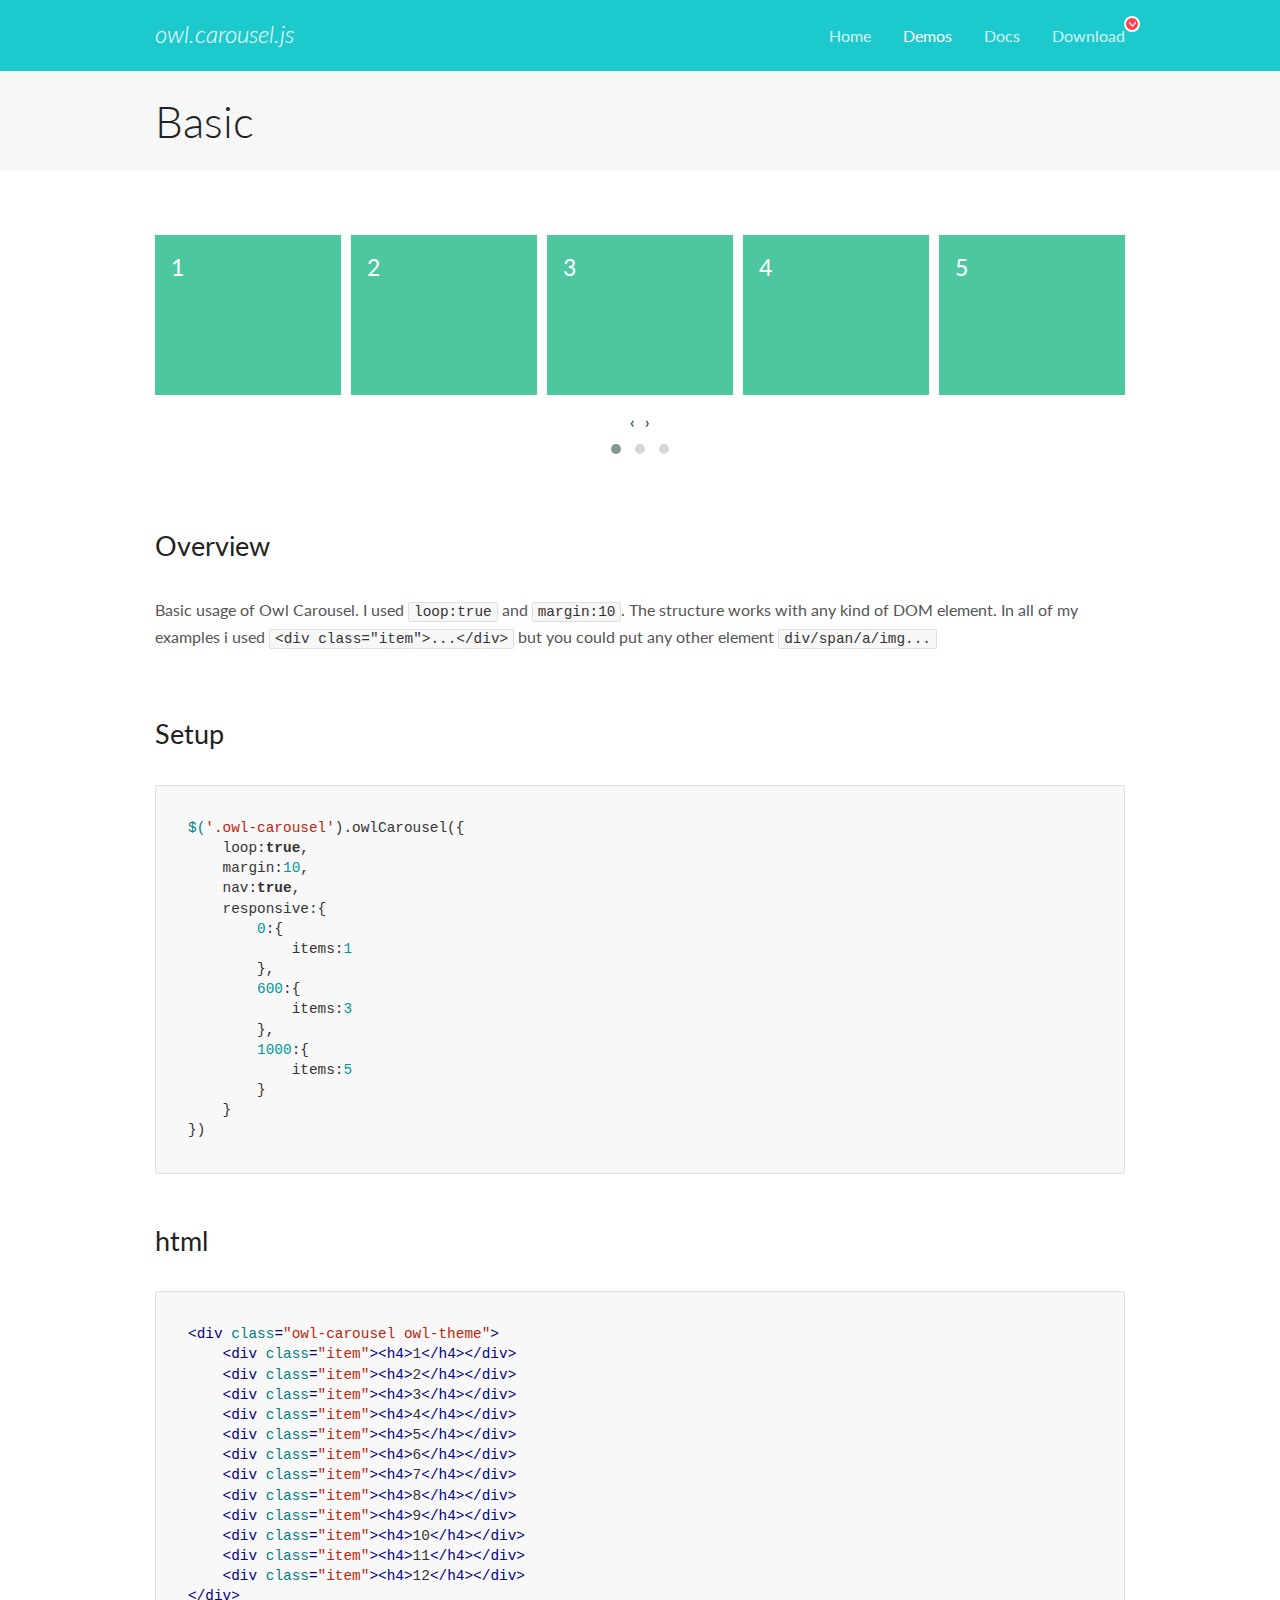
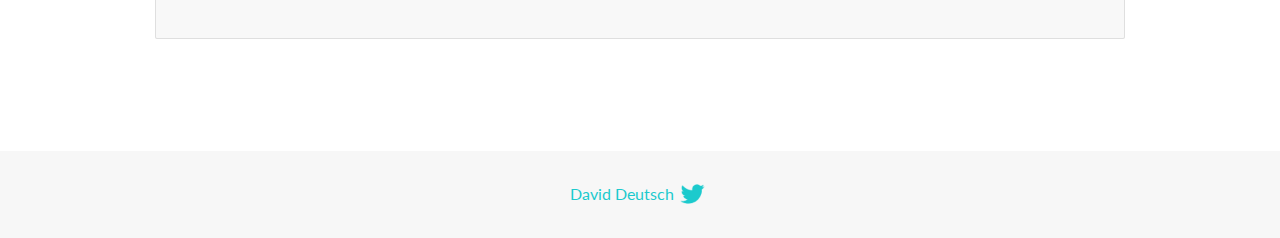
<file: assets/plug/OwlCarousel2-2.3.4/docs/demos/basic.html>
<!DOCTYPE html>
<html lang="en">
  <head>

    <!-- head -->
    <meta charset="utf-8">
    <meta name="msapplication-tap-highlight" content="no" />
    <meta name="viewport" content="width=device-width, initial-scale=1.0" />
    <meta name="description" content="Basic usage demo">
    <meta name="author" content="David Deutsch">
    <title>
      Basic Demo | Owl Carousel | 2.3.4
    </title>

    <!-- Stylesheets -->
    <link href='https://fonts.googleapis.com/css?family=Lato:300,400,700,400italic,300italic' rel='stylesheet' type='text/css'>
    <link rel="stylesheet" href="../assets/css/docs.theme.min.css">

    <!-- Owl Stylesheets -->
    <link rel="stylesheet" href="../assets/owlcarousel/assets/owl.carousel.min.css">
    <link rel="stylesheet" href="../assets/owlcarousel/assets/owl.theme.default.min.css">

    <!-- HTML5 shim and Respond.js IE8 support of HTML5 elements and media queries -->

    <!--[if lt IE 9]>
      <script src="https://oss.maxcdn.com/libs/html5shiv/3.7.0/html5shiv.js"></script>
      <script src="https://oss.maxcdn.com/libs/respond.js/1.3.0/respond.min.js"></script>
    <![endif]-->

    <!-- Favicons -->
    <link rel="apple-touch-icon-precomposed" sizes="144x144" href="../assets/ico/apple-touch-icon-144-precomposed.png">
    <link rel="shortcut icon" href="../assets/ico/favicon.png">
    <link rel="shortcut icon" href="favicon.ico">

    <!-- Yeah i know js should not be in header. Its required for demos.-->

    <!-- javascript -->
    <script src="../assets/vendors/jquery.min.js"></script>
    <script src="../assets/owlcarousel/owl.carousel.js"></script>
  </head>
  <body>

    <!-- header -->
    <header class="header">
      <div class="row">
        <div class="large-12 columns">
          <div class="brand left">
            <h3>
              <a href="/OwlCarousel2/">owl.carousel.js</a> 
            </h3>
          </div>
          <a id="toggle-nav" class="right">
            <span></span> <span></span> <span></span> 
          </a> 
          <div class="nav-bar">
            <ul class="clearfix">
              <li> <a href="/OwlCarousel2/index.html">Home</a>  </li>
              <li class="active">
                <a href="/OwlCarousel2/demos/demos.html">Demos</a> 
              </li>
              <li> <a href="/OwlCarousel2/docs/started-welcome.html">Docs</a>  </li>
              <li>
                <a href="https://github.com/OwlCarousel2/OwlCarousel2/archive/2.3.4.zip">Download</a> 
                <span class="download"></span> 
              </li>
            </ul>
          </div>
        </div>
      </div>
    </header>

    <!-- title -->
    <section class="title">
      <div class="row">
        <div class="large-12 columns">
          <h1>Basic</h1>
        </div>
      </div>
    </section>

    <!--  Demos -->
    <section id="demos">
      <div class="row">
        <div class="large-12 columns">
          <div class="owl-carousel owl-theme">
            <div class="item">
              <h4>1</h4>
            </div>
            <div class="item">
              <h4>2</h4>
            </div>
            <div class="item">
              <h4>3</h4>
            </div>
            <div class="item">
              <h4>4</h4>
            </div>
            <div class="item">
              <h4>5</h4>
            </div>
            <div class="item">
              <h4>6</h4>
            </div>
            <div class="item">
              <h4>7</h4>
            </div>
            <div class="item">
              <h4>8</h4>
            </div>
            <div class="item">
              <h4>9</h4>
            </div>
            <div class="item">
              <h4>10</h4>
            </div>
            <div class="item">
              <h4>11</h4>
            </div>
            <div class="item">
              <h4>12</h4>
            </div>
          </div>
          <h3 id="overview">Overview</h3>
          <p>Basic usage of Owl Carousel. I used <code>loop:true</code> and <code>margin:10</code>. The structure works with any kind of DOM element. In all of my examples i used <code>&lt;div class=&quot;item&quot;&gt;...&lt;/div&gt;</code> but you could
            put any other element <code>div/span/a/img...</code></p>
          <h3 id="setup">Setup</h3>
          <pre><code>$(&#39;.owl-carousel&#39;).owlCarousel({
    loop:true,
    margin:10,
    nav:true,
    responsive:{
        0:{
            items:1
        },
        600:{
            items:3
        },
        1000:{
            items:5
        }
    }
})</code></pre>
          <h3 id="html">html</h3>
          <pre><code>&lt;div class=&quot;owl-carousel owl-theme&quot;&gt;
    &lt;div class=&quot;item&quot;&gt;&lt;h4&gt;1&lt;/h4&gt;&lt;/div&gt;
    &lt;div class=&quot;item&quot;&gt;&lt;h4&gt;2&lt;/h4&gt;&lt;/div&gt;
    &lt;div class=&quot;item&quot;&gt;&lt;h4&gt;3&lt;/h4&gt;&lt;/div&gt;
    &lt;div class=&quot;item&quot;&gt;&lt;h4&gt;4&lt;/h4&gt;&lt;/div&gt;
    &lt;div class=&quot;item&quot;&gt;&lt;h4&gt;5&lt;/h4&gt;&lt;/div&gt;
    &lt;div class=&quot;item&quot;&gt;&lt;h4&gt;6&lt;/h4&gt;&lt;/div&gt;
    &lt;div class=&quot;item&quot;&gt;&lt;h4&gt;7&lt;/h4&gt;&lt;/div&gt;
    &lt;div class=&quot;item&quot;&gt;&lt;h4&gt;8&lt;/h4&gt;&lt;/div&gt;
    &lt;div class=&quot;item&quot;&gt;&lt;h4&gt;9&lt;/h4&gt;&lt;/div&gt;
    &lt;div class=&quot;item&quot;&gt;&lt;h4&gt;10&lt;/h4&gt;&lt;/div&gt;
    &lt;div class=&quot;item&quot;&gt;&lt;h4&gt;11&lt;/h4&gt;&lt;/div&gt;
    &lt;div class=&quot;item&quot;&gt;&lt;h4&gt;12&lt;/h4&gt;&lt;/div&gt;
&lt;/div&gt;</code></pre>
          <script>
            $(document).ready(function() {
              var owl = $('.owl-carousel');
              owl.owlCarousel({
                margin: 10,
                nav: true,
                loop: true,
                responsive: {
                  0: {
                    items: 1
                  },
                  600: {
                    items: 3
                  },
                  1000: {
                    items: 5
                  }
                }
              })
            })
          </script>
        </div>
      </div>
    </section>

    <!-- footer -->
    <footer class="footer">
      <div class="row">
        <div class="large-12 columns">
          <h5>
            <a href="/OwlCarousel2/docs/support-contact.html">David Deutsch</a> 
            <a id="custom-tweet-button" href="https://twitter.com/share?url=https://github.com/OwlCarousel2/OwlCarousel2&text=Owl Carousel - This is so awesome! " target="_blank"></a> 
          </h5>
        </div>
      </div>
    </footer>

    <!-- vendors -->
    <script src="../assets/vendors/highlight.js"></script>
    <script src="../assets/js/app.js"></script>
  </body>
</html>
</file>
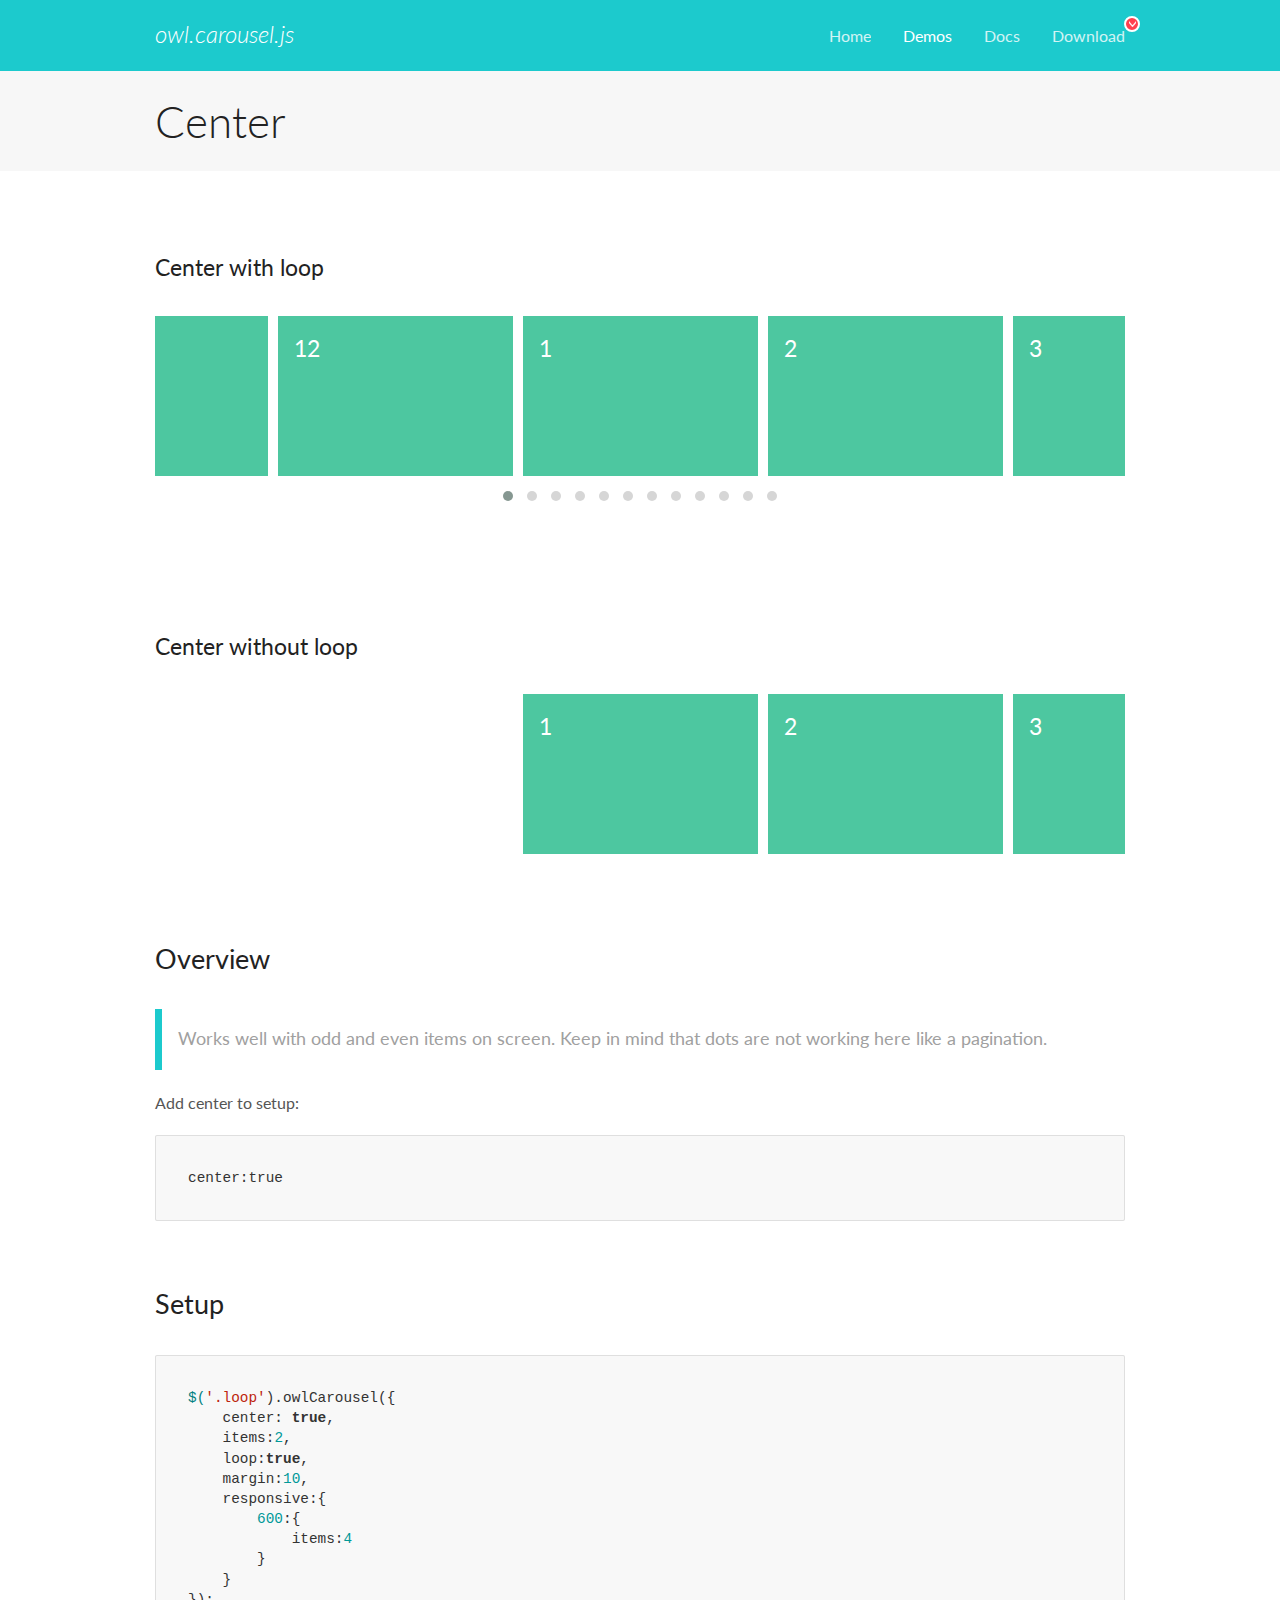
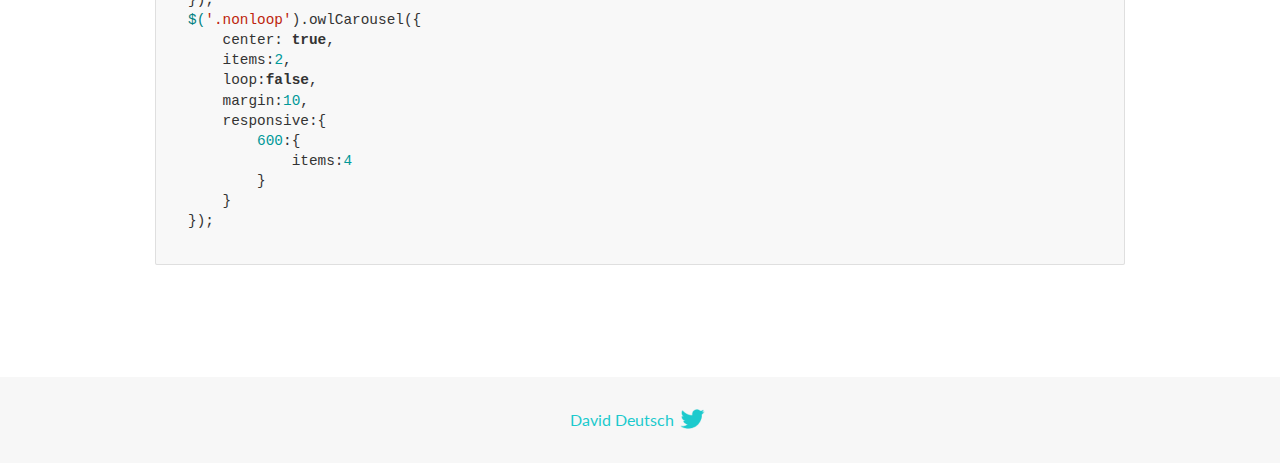
<file: assets/plug/OwlCarousel2-2.3.4/docs/demos/center.html>
<!DOCTYPE html>
<html lang="en">
  <head>

    <!-- head -->
    <meta charset="utf-8">
    <meta name="msapplication-tap-highlight" content="no" />
    <meta name="viewport" content="width=device-width, initial-scale=1.0" />
    <meta name="description" content="Center carousel">
    <meta name="author" content="David Deutsch">
    <title>
      Center Demo | Owl Carousel | 2.3.4
    </title>

    <!-- Stylesheets -->
    <link href='https://fonts.googleapis.com/css?family=Lato:300,400,700,400italic,300italic' rel='stylesheet' type='text/css'>
    <link rel="stylesheet" href="../assets/css/docs.theme.min.css">

    <!-- Owl Stylesheets -->
    <link rel="stylesheet" href="../assets/owlcarousel/assets/owl.carousel.min.css">
    <link rel="stylesheet" href="../assets/owlcarousel/assets/owl.theme.default.min.css">

    <!-- HTML5 shim and Respond.js IE8 support of HTML5 elements and media queries -->

    <!--[if lt IE 9]>
      <script src="https://oss.maxcdn.com/libs/html5shiv/3.7.0/html5shiv.js"></script>
      <script src="https://oss.maxcdn.com/libs/respond.js/1.3.0/respond.min.js"></script>
    <![endif]-->

    <!-- Favicons -->
    <link rel="apple-touch-icon-precomposed" sizes="144x144" href="../assets/ico/apple-touch-icon-144-precomposed.png">
    <link rel="shortcut icon" href="../assets/ico/favicon.png">
    <link rel="shortcut icon" href="favicon.ico">

    <!-- Yeah i know js should not be in header. Its required for demos.-->

    <!-- javascript -->
    <script src="../assets/vendors/jquery.min.js"></script>
    <script src="../assets/owlcarousel/owl.carousel.js"></script>
  </head>
  <body>

    <!-- header -->
    <header class="header">
      <div class="row">
        <div class="large-12 columns">
          <div class="brand left">
            <h3>
              <a href="/OwlCarousel2/">owl.carousel.js</a> 
            </h3>
          </div>
          <a id="toggle-nav" class="right">
            <span></span> <span></span> <span></span> 
          </a> 
          <div class="nav-bar">
            <ul class="clearfix">
              <li> <a href="/OwlCarousel2/index.html">Home</a>  </li>
              <li class="active">
                <a href="/OwlCarousel2/demos/demos.html">Demos</a> 
              </li>
              <li> <a href="/OwlCarousel2/docs/started-welcome.html">Docs</a>  </li>
              <li>
                <a href="https://github.com/OwlCarousel2/OwlCarousel2/archive/2.3.4.zip">Download</a> 
                <span class="download"></span> 
              </li>
            </ul>
          </div>
        </div>
      </div>
    </header>

    <!-- title -->
    <section class="title">
      <div class="row">
        <div class="large-12 columns">
          <h1>Center</h1>
        </div>
      </div>
    </section>

    <!--  Demos -->
    <section id="demos">
      <div class="row">
        <div class="large-12 columns">
          <h4 id="center-with-loop">Center with loop</h4>
          <div class="loop owl-carousel owl-theme">
            <div class="item">
              <h4>1</h4>
            </div>
            <div class="item">
              <h4>2</h4>
            </div>
            <div class="item">
              <h4>3</h4>
            </div>
            <div class="item">
              <h4>4</h4>
            </div>
            <div class="item">
              <h4>5</h4>
            </div>
            <div class="item">
              <h4>6</h4>
            </div>
            <div class="item">
              <h4>7</h4>
            </div>
            <div class="item">
              <h4>8</h4>
            </div>
            <div class="item">
              <h4>9</h4>
            </div>
            <div class="item">
              <h4>10</h4>
            </div>
            <div class="item">
              <h4>11</h4>
            </div>
            <div class="item">
              <h4>12</h4>
            </div>
          </div>
          <br>
          <h4 id="center-without-loop">Center without loop</h4>
          <div class="nonloop owl-carousel">
            <div class="item">
              <h4>1</h4>
            </div>
            <div class="item">
              <h4>2</h4>
            </div>
            <div class="item">
              <h4>3</h4>
            </div>
            <div class="item">
              <h4>4</h4>
            </div>
            <div class="item">
              <h4>5</h4>
            </div>
            <div class="item">
              <h4>6</h4>
            </div>
            <div class="item">
              <h4>7</h4>
            </div>
            <div class="item">
              <h4>8</h4>
            </div>
            <div class="item">
              <h4>9</h4>
            </div>
            <div class="item">
              <h4>10</h4>
            </div>
            <div class="item">
              <h4>11</h4>
            </div>
            <div class="item">
              <h4>12</h4>
            </div>
          </div>
          <h3 id="overview">Overview</h3>
          <blockquote>
            <p>Works well with odd and even items on screen. Keep in mind that dots are not working here like a pagination.</p>
          </blockquote>
          <p>Add center to setup:</p>
          <pre><code>center:true</code></pre>
          <h3 id="setup">Setup</h3>
          <pre><code>$(&#39;.loop&#39;).owlCarousel({
    center: true,
    items:2,
    loop:true,
    margin:10,
    responsive:{
        600:{
            items:4
        }
    }
});
$(&#39;.nonloop&#39;).owlCarousel({
    center: true,
    items:2,
    loop:false,
    margin:10,
    responsive:{
        600:{
            items:4
        }
    }
});</code></pre>
          <script>
            jQuery(document).ready(function($) {
              $('.loop').owlCarousel({
                center: true,
                items: 2,
                loop: true,
                margin: 10,
                responsive: {
                  600: {
                    items: 4
                  }
                }
              });
              $('.nonloop').owlCarousel({
                center: true,
                items: 2,
                loop: false,
                margin: 10,
                responsive: {
                  600: {
                    items: 4
                  }
                }
              });
            });
          </script>
        </div>
      </div>
    </section>

    <!-- footer -->
    <footer class="footer">
      <div class="row">
        <div class="large-12 columns">
          <h5>
            <a href="/OwlCarousel2/docs/support-contact.html">David Deutsch</a> 
            <a id="custom-tweet-button" href="https://twitter.com/share?url=https://github.com/OwlCarousel2/OwlCarousel2&text=Owl Carousel - This is so awesome! " target="_blank"></a> 
          </h5>
        </div>
      </div>
    </footer>

    <!-- vendors -->
    <script src="../assets/vendors/highlight.js"></script>
    <script src="../assets/js/app.js"></script>
  </body>
</html>
</file>
